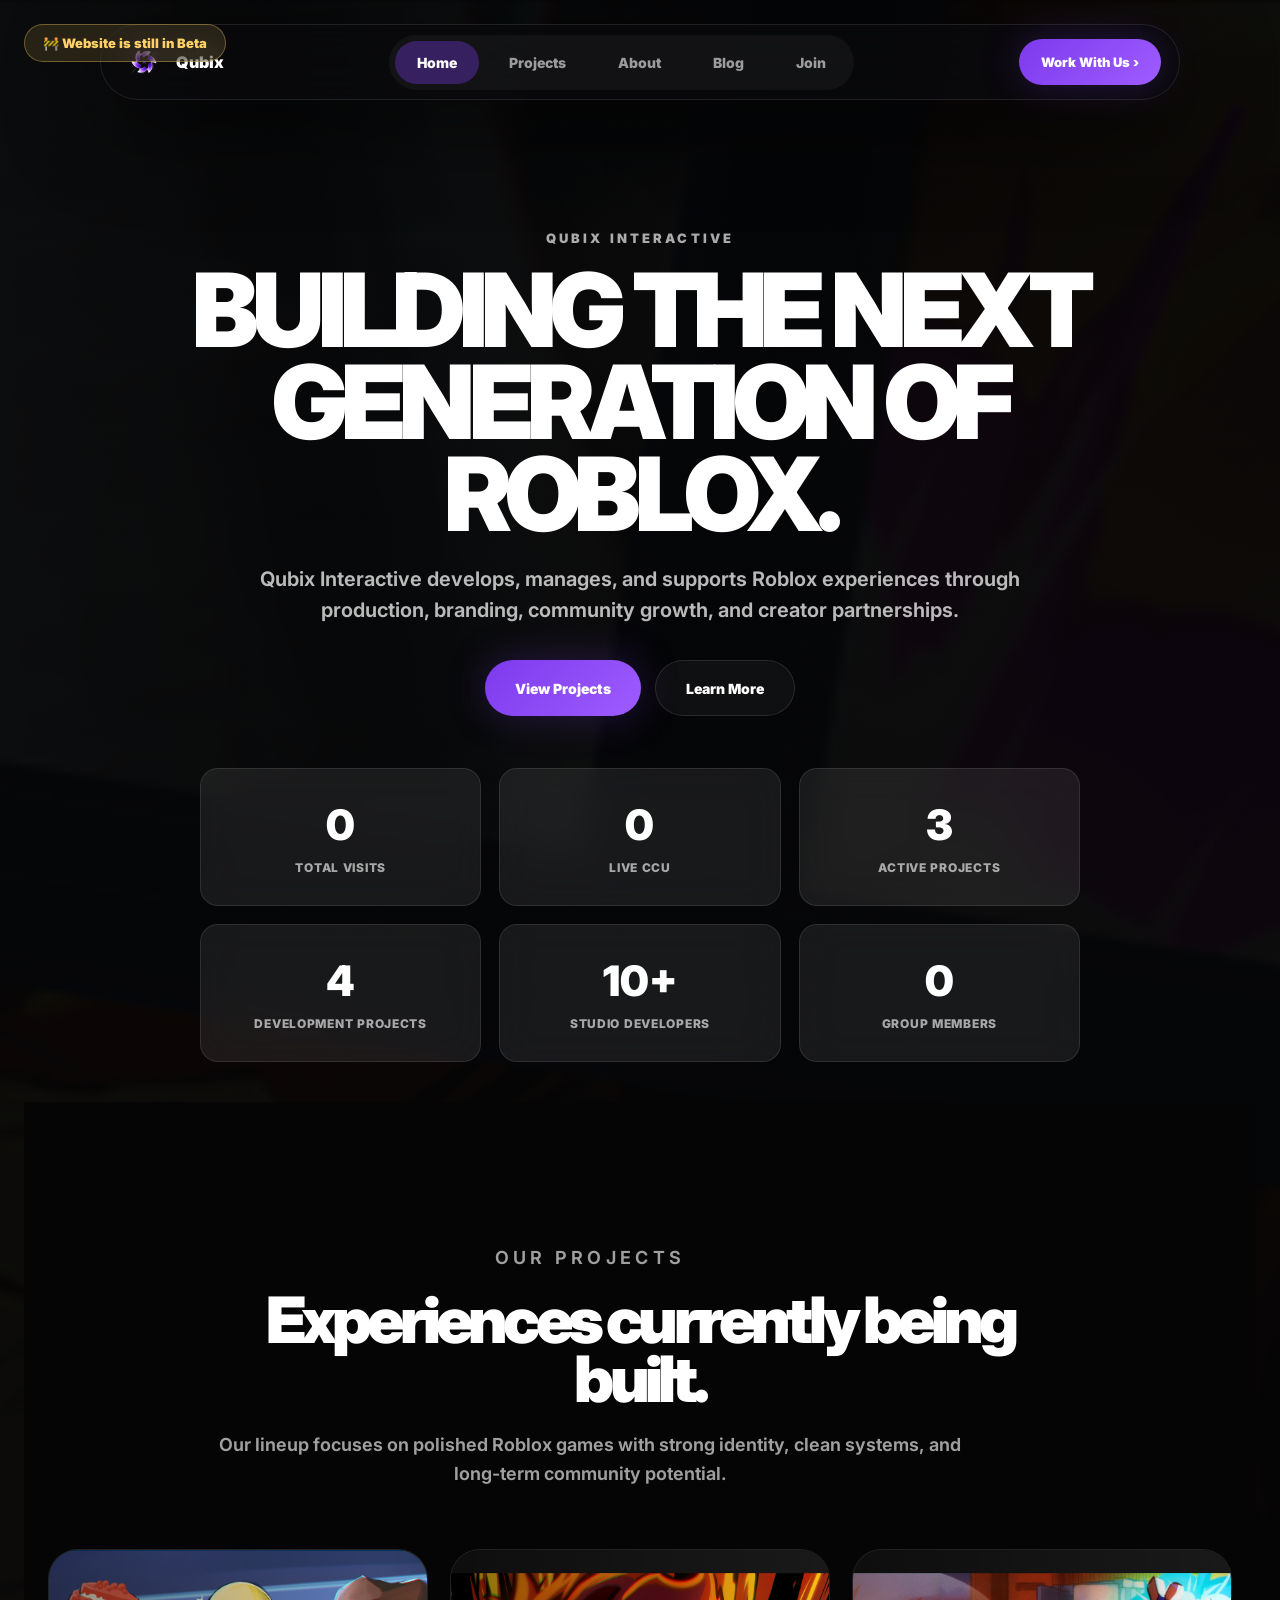
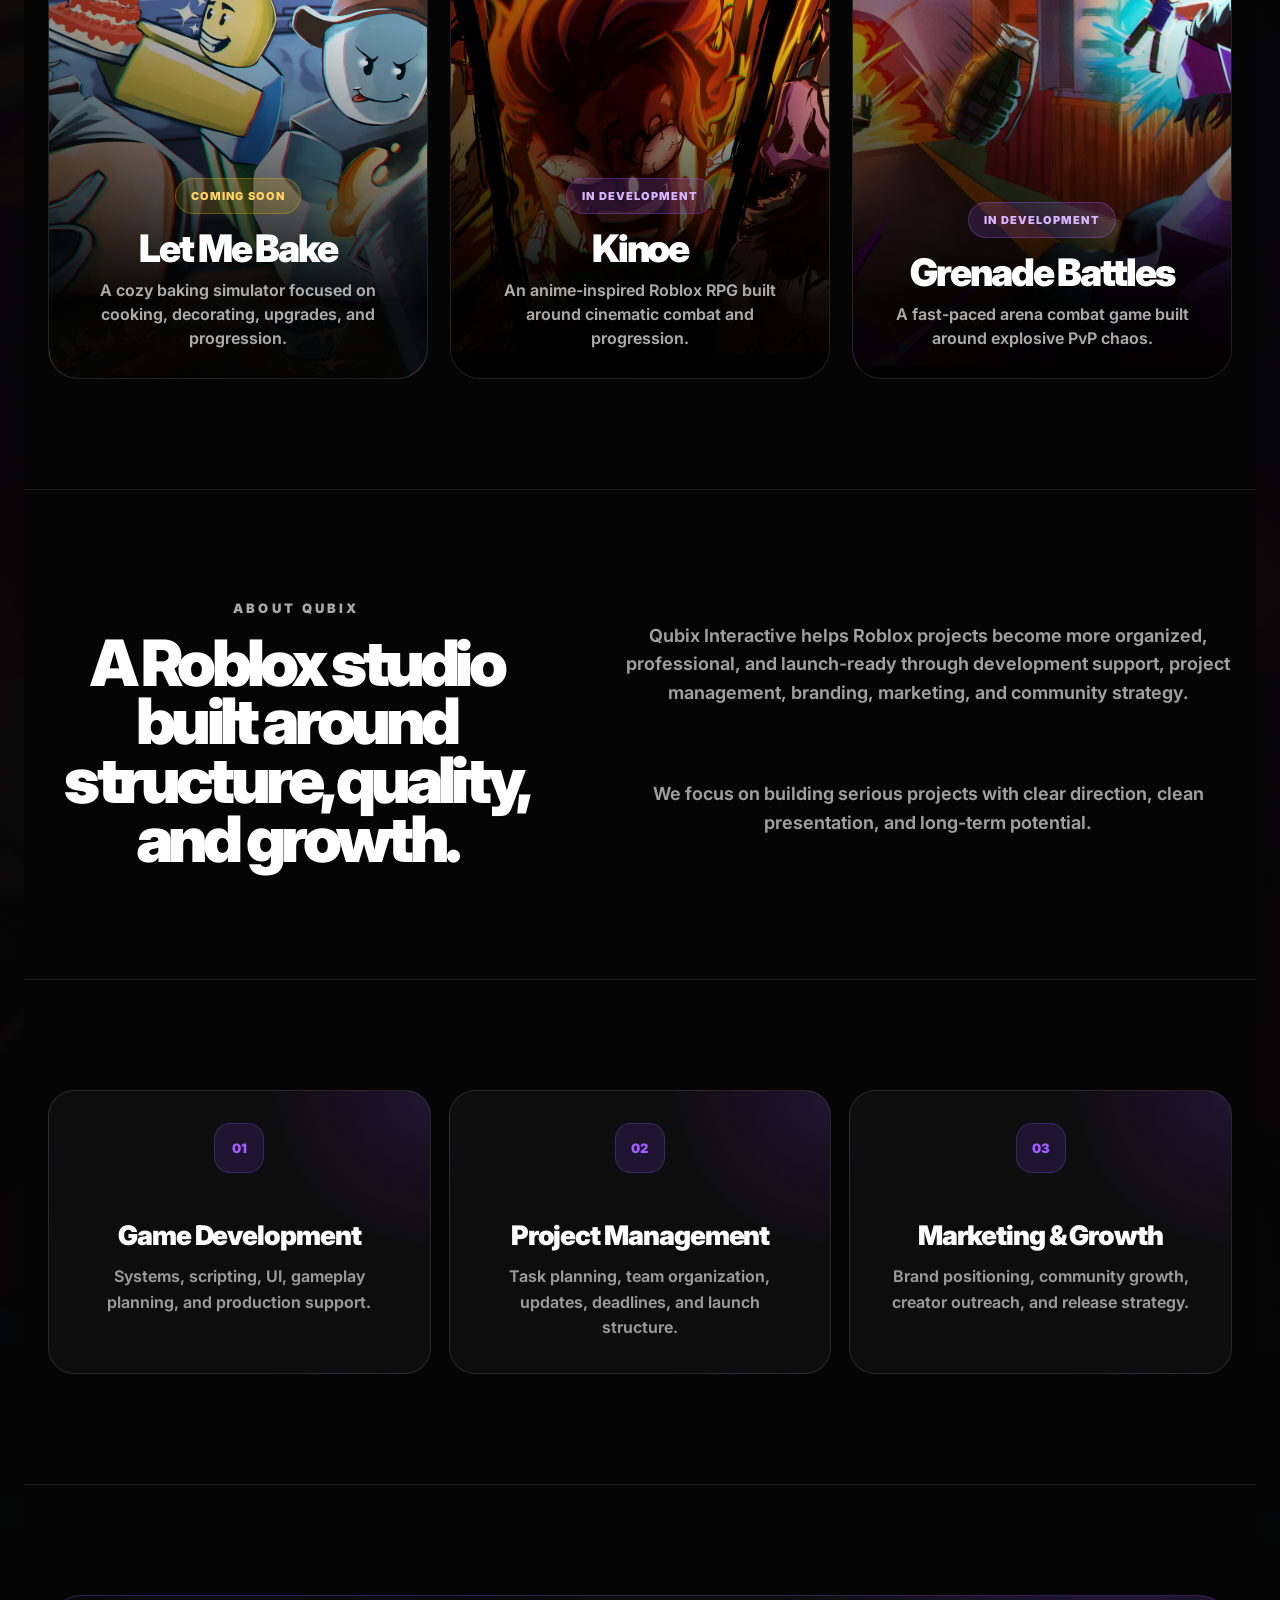
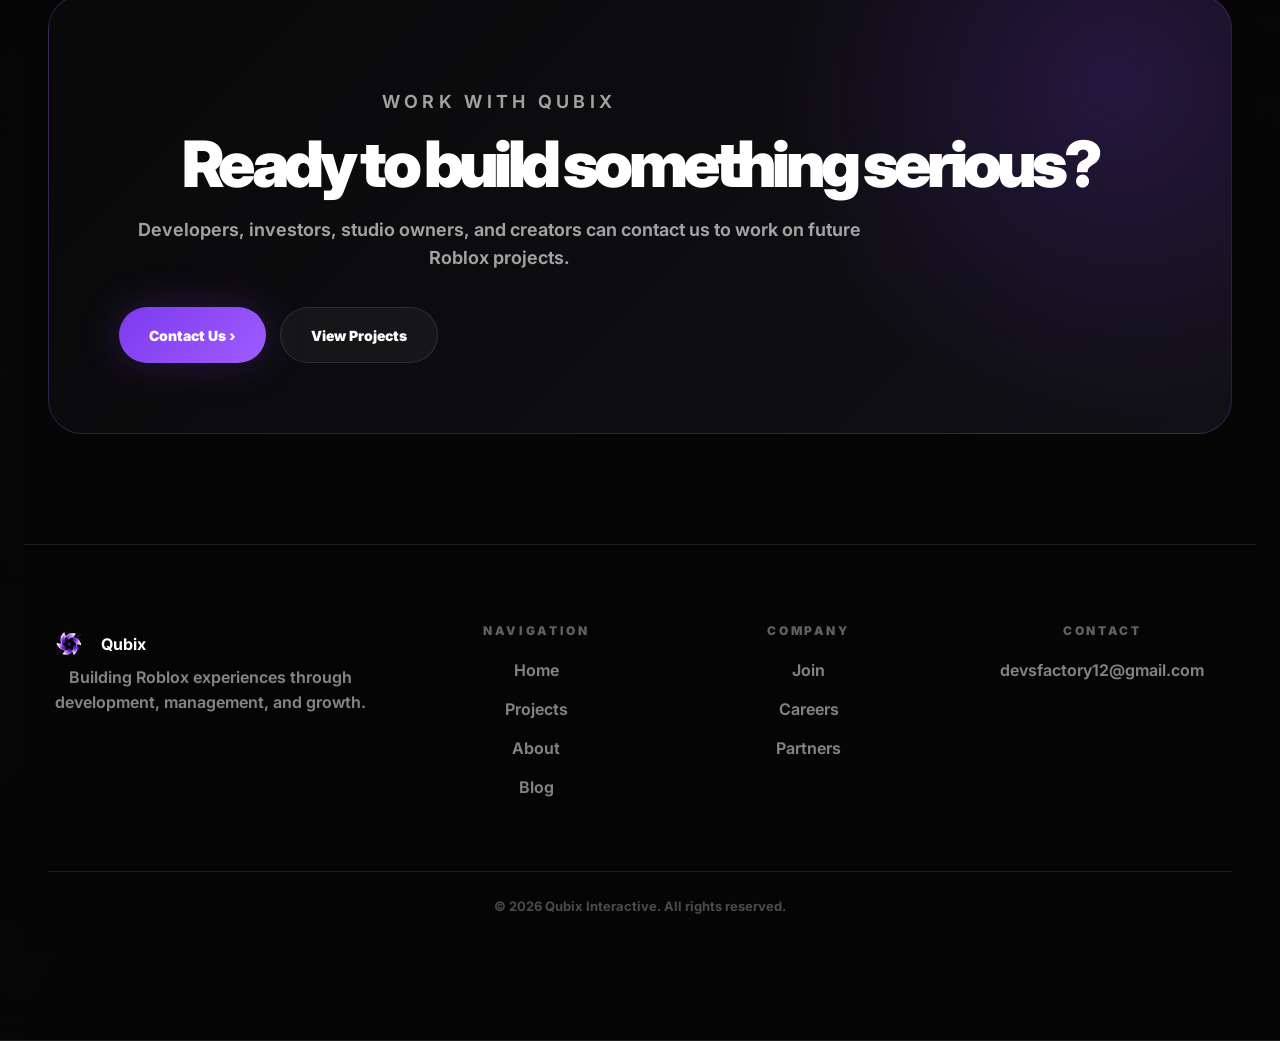
<file: index.html>
<!DOCTYPE html>
<html lang="en">
<head>
  <meta charset="UTF-8" />
  <meta name="viewport" content="width=device-width, initial-scale=1.0" />
  <title>Qubix Interactive</title>

  <link rel="preconnect" href="https://fonts.googleapis.com">
  <link rel="preconnect" href="https://fonts.gstatic.com" crossorigin>
  <link href="https://fonts.googleapis.com/css2?family=Inter:wght@500;600;700;800;900&display=swap" rel="stylesheet">

  <link rel="stylesheet" href="style.css">
</head>

<body>

  <div class="dev-pill">🚧 Website is still in Beta</div>

  <nav class="nav">
    <a class="brand" href="/">
      <img src="assets/logo.png" alt="Qubix Logo">
      <span>Qubix</span>
    </a>

    <div class="nav-links">
      <a class="active" href="/">Home</a>
      <a href="/projects">Projects</a>
      <a href="/about">About</a>
      <a href="/blogs.html">Blog</a>
      <a href="/join">Join</a>
    </div>

    <a class="nav-btn" href="/join">Work With Us ›</a>
  </nav>

  <header class="hero">
    <div class="hero-bg"></div>

    <div class="container hero-inner">
      <p class="eyebrow">QUBIX INTERACTIVE</p>

      <h1>Building The Next Generation Of Roblox.</h1>

      <p class="hero-text">
        Qubix Interactive develops, manages, and supports Roblox experiences through production,
        branding, community growth, and creator partnerships.
      </p>

      <div class="hero-actions">
        <a class="btn primary" href="/projects">View Projects</a>
        <a class="btn secondary" href="/about">Learn More</a>
      </div>

      <div class="stats">

  <div>
   <strong id="totalVisits">0</strong>
    <span>TOTAL VISITS</span>
  </div>

  <div>
    <strong id="livePlayers">0</strong>
    <span>LIVE CCU</span>
  </div>

  <div>
    <strong>3</strong>
    <span>ACTIVE PROJECTS</span>

  </div>
  <div>
    <strong>4</strong>
    <span>DEVELOPMENT PROJECTS</span>
  </div>

  <div>
    <strong>10+</strong>
    <span>STUDIO DEVELOPERS</span>
  </div>
  <div>
    <strong id="liveGroupmembers">0</strong>
    <span>GROUP MEMBERS</span>
  </div>

</div>

  <section class="projects-section">
    <div class="container">
      <div class="section-head">
        <p class="eyebrow">OUR PROJECTS</p>
        <h2>Experiences currently being built.</h2>
        <p>Our lineup focuses on polished Roblox games with strong identity, clean systems, and long-term community potential.</p>
      </div>

      <div class="project-grid">
        <article class="project-card">
          <img src="assets/letmebake.png" alt="Let Me Bake">
          <div class="project-shade"></div>
          <div class="project-info">
            <span class="tag soon">Coming Soon</span>
            <h3>Let Me Bake</h3>
            <p>A cozy baking simulator focused on cooking, decorating, upgrades, and progression.</p>
          </div>
        </article>

        <article class="project-card">
          <img src="assets/kinoe.png" alt="Kinoe">
          <div class="project-shade"></div>
          <div class="project-info">
            <span class="tag dev">In Development</span>
            <h3>Kinoe</h3>
            <p>An anime-inspired Roblox RPG built around cinematic combat and progression.</p>
          </div>
        </article>

        <article class="project-card">
          <img src="assets/grenade.png" alt="Grenade Battles">
          <div class="project-shade"></div>
          <div class="project-info">
            <span class="tag dev">In Development</span>
            <h3>Grenade Battles</h3>
            <p>A fast-paced arena combat game built around explosive PvP chaos.</p>
          </div>
        </article>
      </div>
    </div>
  </section>

  <section class="about-section" id="about">
    <div class="container about-grid">
      <div>
        <p class="eyebrow">ABOUT QUBIX</p>
        <h2>A Roblox studio built around structure, quality, and growth.</h2>
      </div>

      <div class="about-copy">
        <p>
          Qubix Interactive helps Roblox projects become more organized, professional, and launch-ready through development support, project management, branding, marketing, and community strategy.
        </p>

        <p>
          We focus on building serious projects with clear direction, clean presentation, and long-term potential.
        </p>
      </div>
    </div>
  </section>

  <section class="services-section">
    <div class="container">
      <div class="service-grid">
        <article class="service-card">
          <span>01</span>
          <h3>Game Development</h3>
          <p>Systems, scripting, UI, gameplay planning, and production support.</p>
        </article>

        <article class="service-card">
          <span>02</span>
          <h3>Project Management</h3>
          <p>Task planning, team organization, updates, deadlines, and launch structure.</p>
        </article>

        <article class="service-card">
          <span>03</span>
          <h3>Marketing & Growth</h3>
          <p>Brand positioning, community growth, creator outreach, and release strategy.</p>
        </article>
      </div>
    </div>
  </section>
 <section class="join-section" id="join">
    <div class="container">
      <div class="join-card">
        <p class="eyebrow">WORK WITH QUBIX</p>
        <h2>Ready to build something serious?</h2>
        <p>Developers, investors, studio owners, and creators can contact us to work on future Roblox projects.</p>

        <div class="join-actions">
          <a class="btn primary" href="mailto:devsfactory12@gmail.com">Contact Us ›</a>
          <a class="btn secondary" href="/projects">View Projects</a>
        </div>
      </div>
    </div>
  </section>

  <footer>
    <div class="container footer-grid">
      <div>
        <div class="footer-brand">
          <img src="assets/logo.png" alt="Qubix Logo">
          <strong>Qubix</strong>
        </div>
        <p>Building Roblox experiences through development, management, and growth.</p>
      </div>

      <div>
        <h4>Navigation</h4>
        <a href="/">Home</a>
        <a href="/projects">Projects</a>
        <a href="/about.html ">About</a>
        <a href="/blogs.html">Blog</a>
      </div>

      <div>
        <h4>Company</h4>
        <a href="/join.html">Join</a>
        <a href="#">Careers</a>
        <a href="#">Partners</a>
      </div>

      <div>
        <h4>Contact</h4>
        <p>devsfactory12@gmail.com</p>
      </div>
    </div>

    <div class="container copyright">
      © 2026 Qubix Interactive. All rights reserved.
    </div>
  </footer>

<script src="script.js"></script>
</body>
</html>
</file>
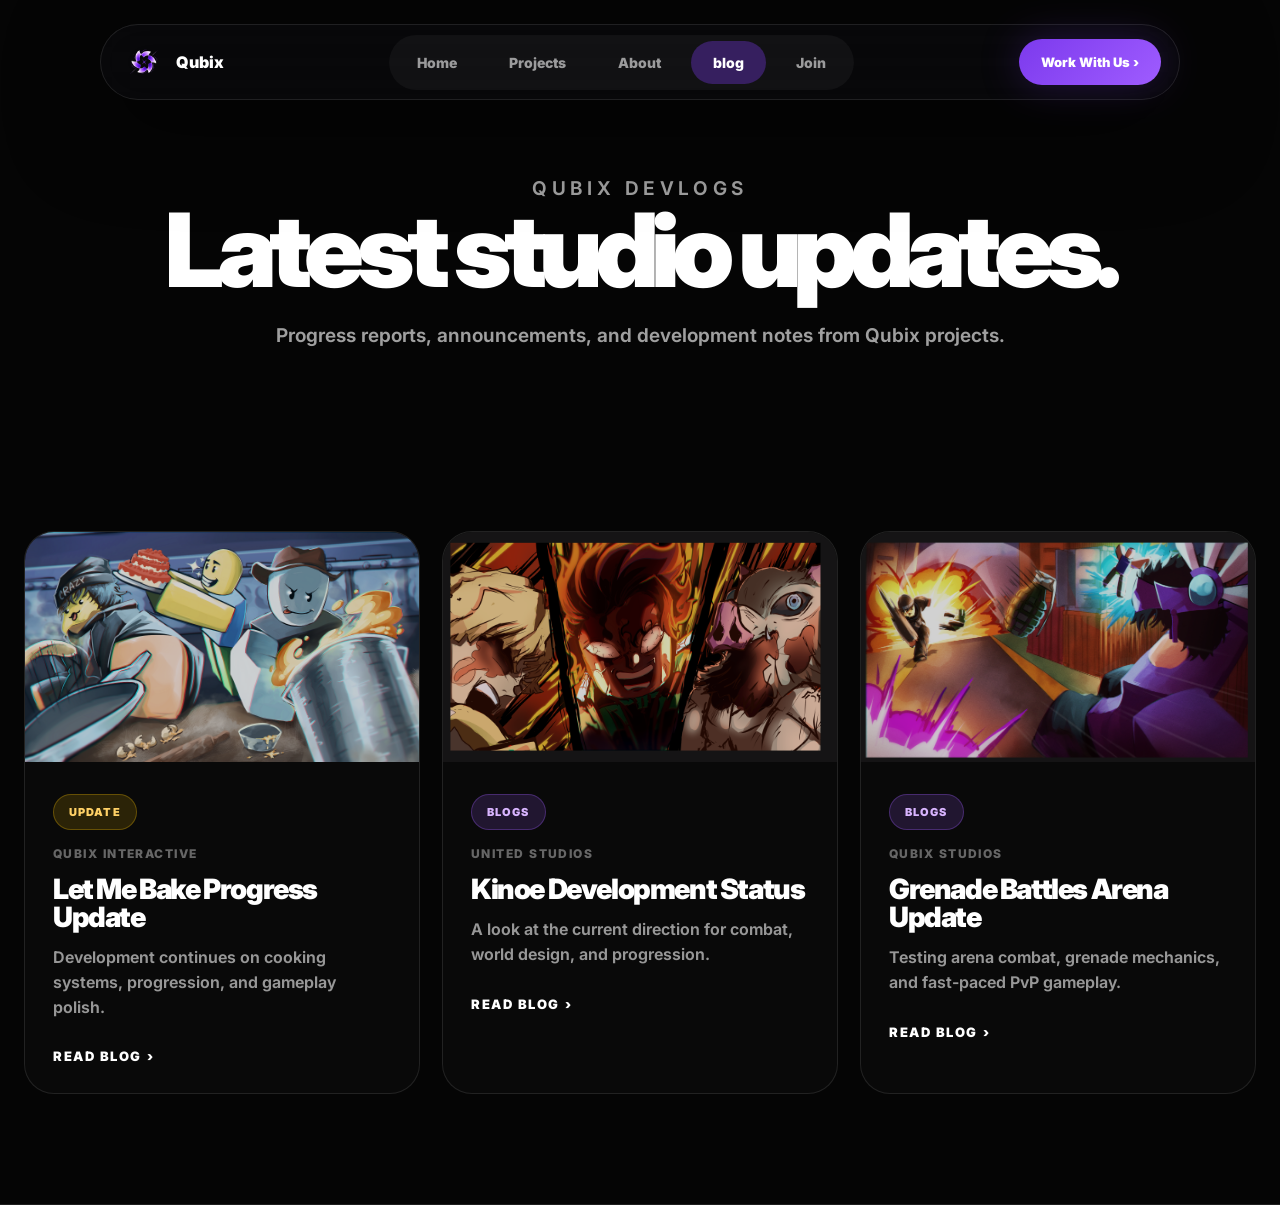
<file: blogs.html>
<!DOCTYPE html>
<html lang="en">
<head>
  <meta charset="UTF-8" />
  <meta name="viewport" content="width=device-width, initial-scale=1.0" />
  <title>Qubix | Blog</title>

  <link rel="preconnect" href="https://fonts.googleapis.com">
  <link rel="preconnect" href="https://fonts.gstatic.com" crossorigin>
  <link href="https://fonts.googleapis.com/css2?family=Inter:wght@500;600;700;800;900&display=swap" rel="stylesheet">

  <link rel="stylesheet" href="style.css">
</head>

<body>

<nav class="nav">
  <a class="brand" href="/">
    <img src="assets/logo.png" alt="Qubix Logo">
    <span>Qubix</span>
  </a>

  <div class="nav-links">
    <a href="/">Home</a>
    <a href="/projects">Projects</a>
    <a href="/about">About</a>
    <a class="active" href="/blogs.html">blog</a>
    <a href="/join">Join</a>
  </div>

  <a class="nav-btn" href="/#join">Work With Us ›</a>
</nav>

<main class="blog-page">
  <section class="blog-hero-page">
    <p class="eyebrow">QUBIX DEVLOGS</p>
    <h1>Latest studio updates.</h1>
    <p>Progress reports, announcements, and development notes from Qubix projects.</p>
  </section>

  <section class="blog-section">
    <div class="container">
      <div class="blog-grid">

        <article class="blog-card">
          <img src="assets/letmebake.png" alt="Let Me Bake Update">
          <div class="blog-content">
            <span class="blog-tag update">Update</span>
            <small>Qubix Interactive</small>
            <h3>Let Me Bake Progress Update</h3>
            <p>Development continues on cooking systems, progression, and gameplay polish.</p>
            <a href="/Blogs/letmebakeblog.html">Read Blog ›</a>
          </div>
        </article>

        <article class="blog-card">
          <img src="assets/kinoe.png" alt="Kinoe Update">
          <div class="blog-content">
            <span class="blog-tag">Blogs</span>
            <small>United Studios</small>
            <h3>Kinoe Development Status</h3>
            <p>A look at the current direction for combat, world design, and progression.</p>
            <a href="/Blogs/kinoeblog.html">Read Blog ›</a>
          </div>
        </article>

        <article class="blog-card">
          <img src="assets/grenade.png" alt="Grenade Battles Update">
          <div class="blog-content">
            <span class="blog-tag">blogs</span>
            <small>Qubix Studios</small>
            <h3>Grenade Battles Arena Update</h3>
            <p>Testing arena combat, grenade mechanics, and fast-paced PvP gameplay.</p>
            <a href="/Blogs/grenadebattlesblog.html">Read Blog ›</a>
          </div>
        </article>

      </div>
    </div>
  </section>
</main>

</body>
</html>
</file>
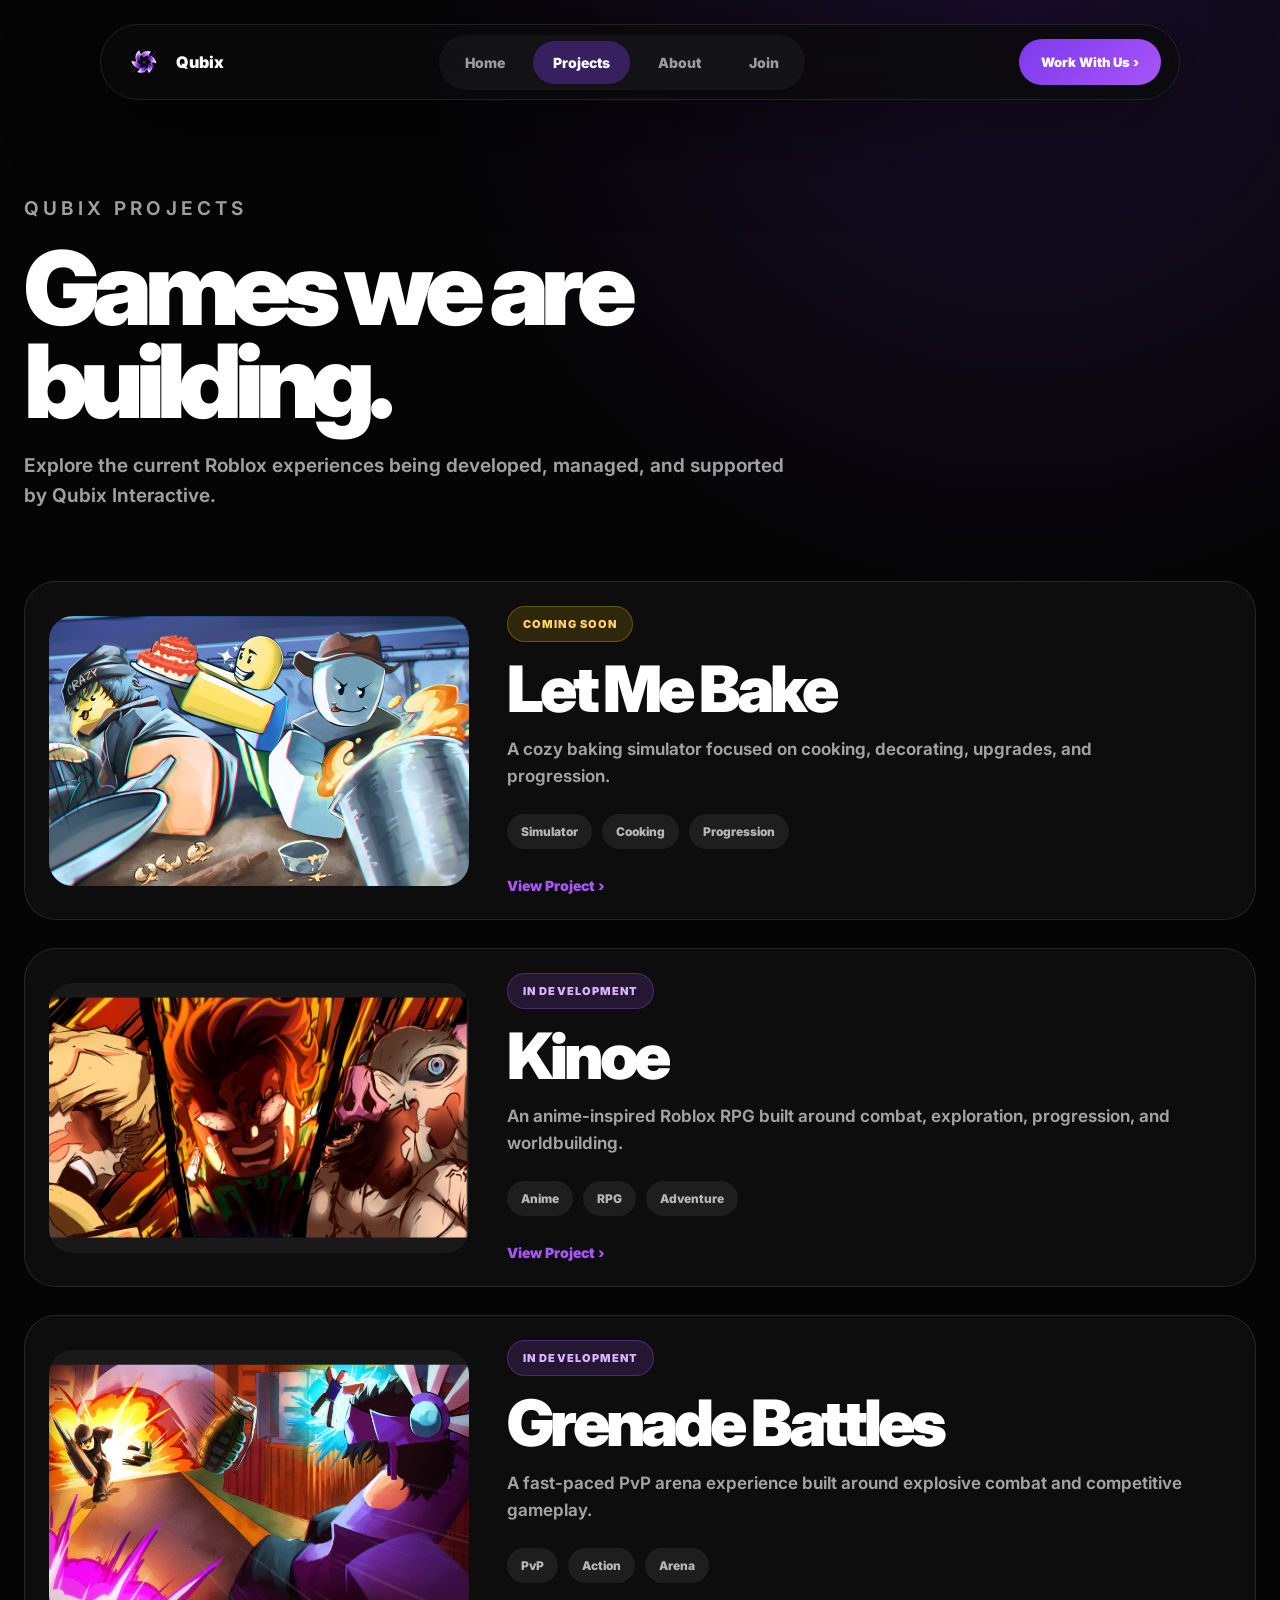
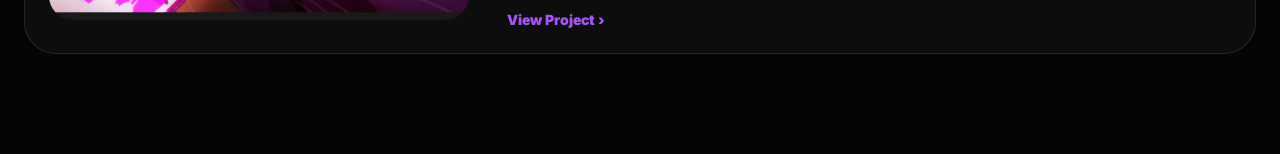
<file: projects.html>
<!DOCTYPE html>
<html lang="en">
<head>
  <meta charset="UTF-8" />
  <meta name="viewport" content="width=device-width, initial-scale=1.0" />
  <title>Qubix | Projects</title>

  <link rel="preconnect" href="https://fonts.googleapis.com">
  <link rel="preconnect" href="https://fonts.gstatic.com" crossorigin>
  <link href="https://fonts.googleapis.com/css2?family=Inter:wght@500;600;700;800;900&display=swap" rel="stylesheet">

  <link rel="stylesheet" href="projects.css">
</head>

<body>

  <nav class="nav">
    <a class="brand" href="/">
      <img src="assets/logo.png" alt="Qubix Logo">
      <span>Qubix</span>
    </a>

    <div class="nav-links">
      <a href="/">Home</a>
      <a class="active" href="/projects">Projects</a>
      <a href="/#about">About</a>
      <a href="/#join">Join</a>
    </div>

    <a class="nav-btn" href="/#join">Work With Us ›</a>
  </nav>

  <main class="page">

    <section class="hero">
      <p class="eyebrow">QUBIX PROJECTS</p>
      <h1>Games we are building.</h1>
      <p>
        Explore the current Roblox experiences being developed, managed, and supported by Qubix Interactive.
      </p>
    </section>

    <section class="projects">

      <a class="project-card" href="projects/letmebake.html">
        <img src="assets/letmebake.png" alt="Let Me Bake">

        <div class="project-info">
          <span class="status soon">Coming Soon</span>
          <h2>Let Me Bake</h2>
          <p>A cozy baking simulator focused on cooking, decorating, upgrades, and progression.</p>

          <div class="meta">
            <span>Simulator</span>
            <span>Cooking</span>
            <span>Progression</span>
          </div>

          <strong>View Project ›</strong>
        </div>
      </a>

      <a class="project-card" href="projects/kinoe.html">
        <img src="assets/kinoe.png" alt="Kinoe">

        <div class="project-info">
          <span class="status dev">In Development</span>
          <h2>Kinoe</h2>
          <p>An anime-inspired Roblox RPG built around combat, exploration, progression, and worldbuilding.</p>

          <div class="meta">
            <span>Anime</span>
            <span>RPG</span>
            <span>Adventure</span>
          </div>

          <strong>View Project ›</strong>
        </div>
      </a>

      <a class="project-card" href="projects/grenadebattles.html">
        <img src="assets/grenade.png" alt="Grenade Battles">

        <div class="project-info">
          <span class="status dev">In Development</span>
          <h2>Grenade Battles</h2>
          <p>A fast-paced PvP arena experience built around explosive combat and competitive gameplay.</p>

          <div class="meta">
            <span>PvP</span>
            <span>Action</span>
            <span>Arena</span>
          </div>

          <strong>View Project ›</strong>
        </div>
      </a>

    </section>

  </main>

</body>
</html>
</file>
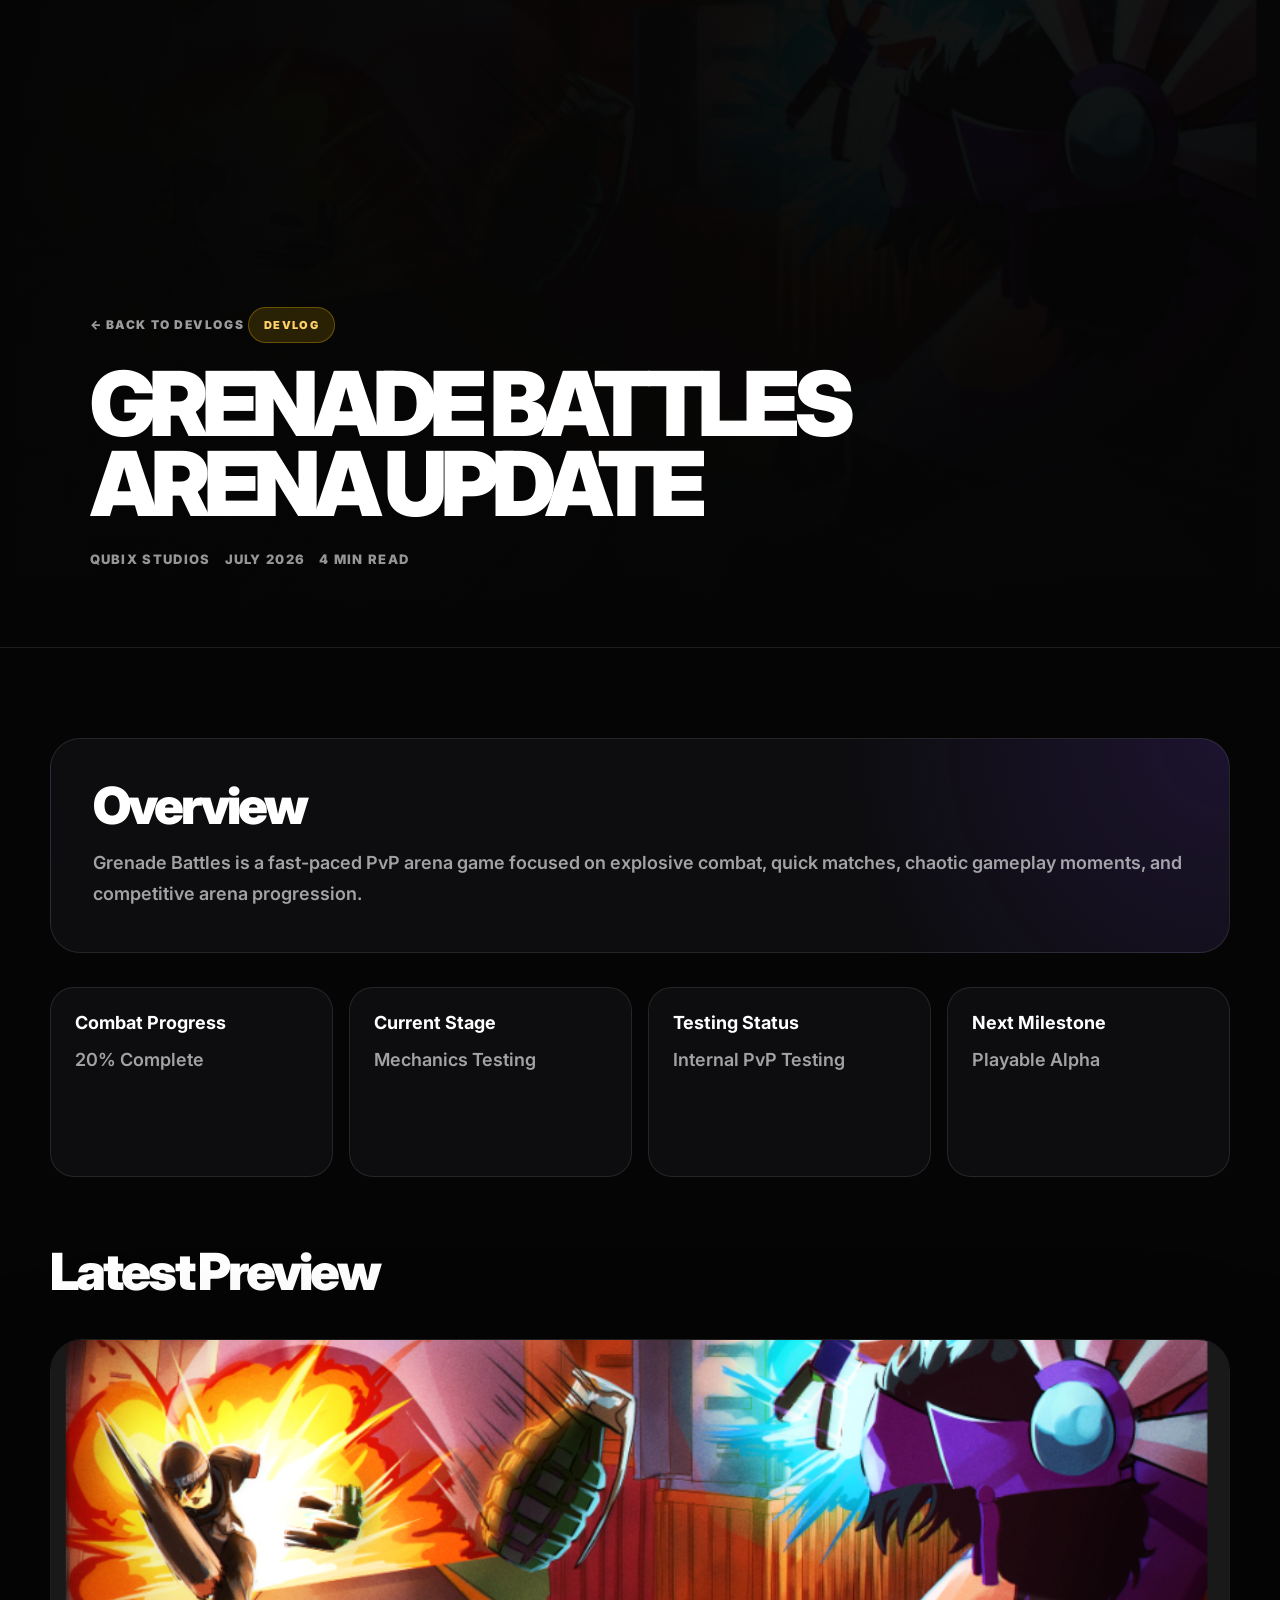
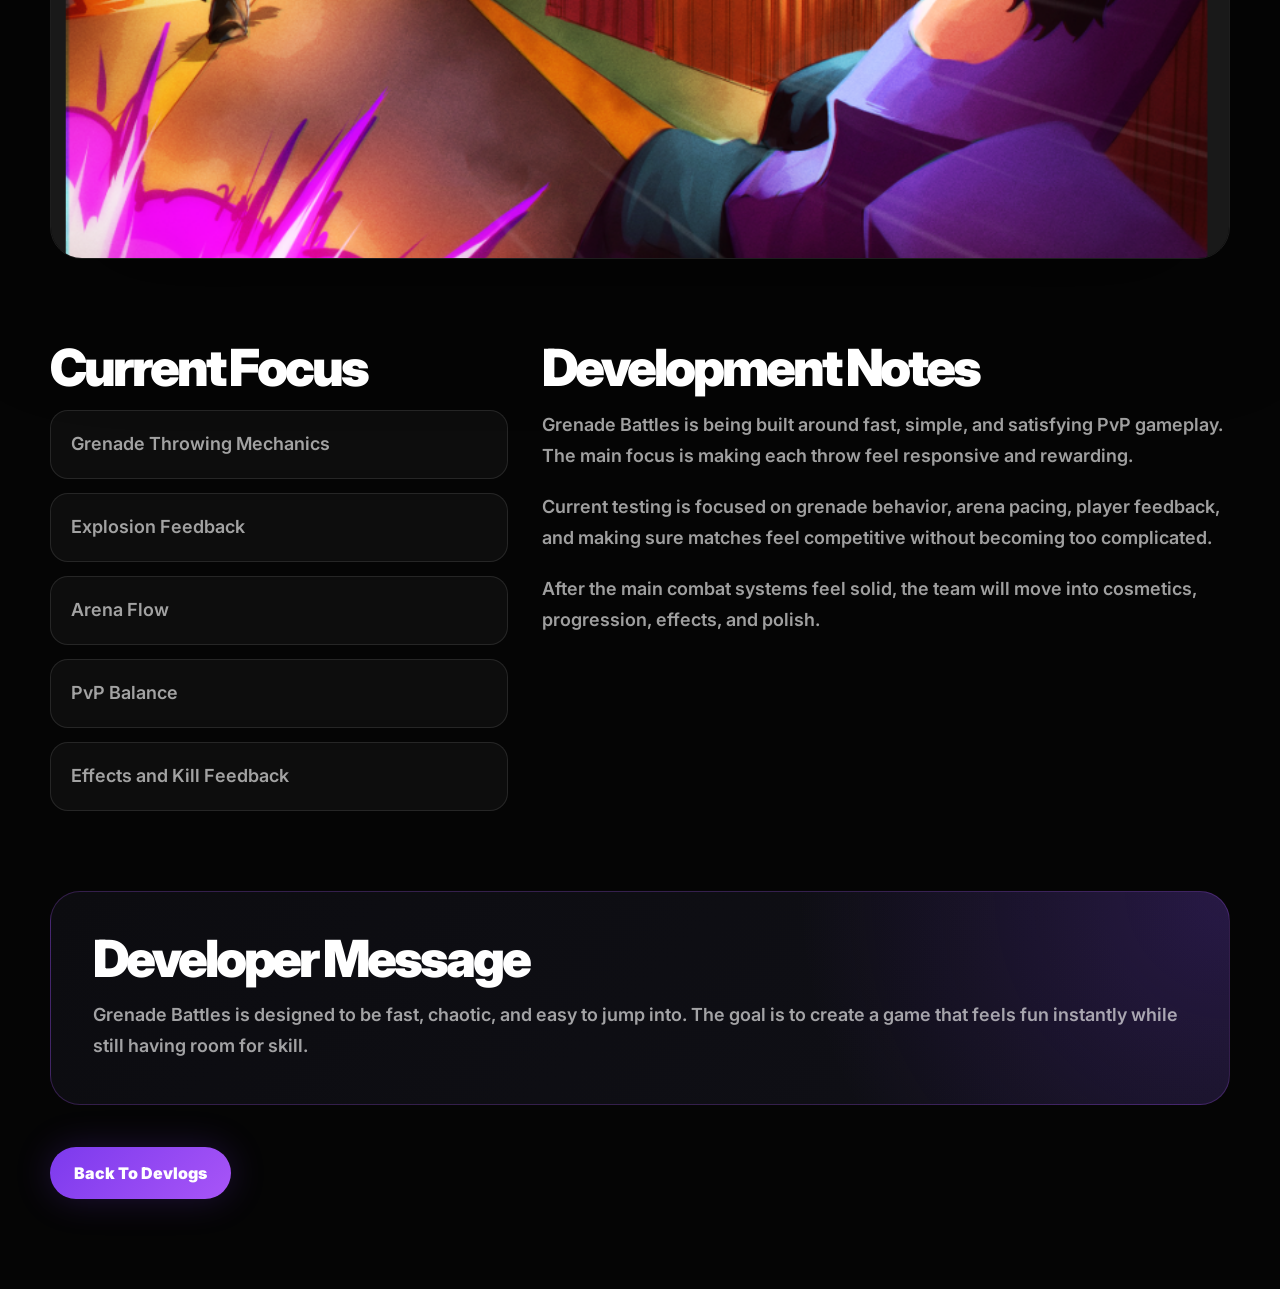
<file: Blogs/grenadebattlesblog.html>
<!DOCTYPE html>
<html lang="en">
<head>
  <meta charset="UTF-8">
  <meta name="viewport" content="width=device-width, initial-scale=1.0">
  <title>Grenade Battles | Development Update</title>

  <link rel="preconnect" href="https://fonts.googleapis.com">
  <link rel="preconnect" href="https://fonts.gstatic.com" crossorigin>
  <link href="https://fonts.googleapis.com/css2?family=Inter:wght@500;600;700;800;900&display=swap" rel="stylesheet">

  <link rel="stylesheet" href="../devlog.css">
</head>

<body>

<header class="blog-hero">
  <img src="../assets/grenade.png" alt="Grenade Battles">

  <div class="blog-hero-content">
    <a href="../blogs.html" class="back">← Back To Devlogs</a>

    <span class="badge">DEVLOG</span>

    <h1>Grenade Battles Arena Update</h1>

    <div class="meta">
      <span>Qubix Studios</span>
      <span>July 2026</span>
      <span>4 Min Read</span>
    </div>
  </div>
</header>

<main class="blog-content">

  <section class="intro-box">
    <h2>Overview</h2>
    <p>
      Grenade Battles is a fast-paced PvP arena game focused on explosive combat, quick matches,
      chaotic gameplay moments, and competitive arena progression.
    </p>
  </section>

  <div class="update-grid">
    <div class="update-box">
      <strong>Combat Progress</strong>
      <p>20% Complete</p>
    </div>

    <div class="update-box">
      <strong>Current Stage</strong>
      <p>Mechanics Testing</p>
    </div>

    <div class="update-box">
      <strong>Testing Status</strong>
      <p>Internal PvP Testing</p>
    </div>

    <div class="update-box">
      <strong>Next Milestone</strong>
      <p>Playable Alpha</p>
    </div>
  </div>

  <section class="preview-section">
    <h2>Latest Preview</h2>
    <img class="preview-img" src="../assets/grenade.png" alt="Grenade Battles Preview">
  </section>

  <section class="next-section">
    <div>
      <h2>Current Focus</h2>

      <ul class="next-list">
        <li>Grenade Throwing Mechanics</li>
        <li>Explosion Feedback</li>
        <li>Arena Flow</li>
        <li>PvP Balance</li>
        <li>Effects and Kill Feedback</li>
      </ul>
    </div>

    <div>
      <h2>Development Notes</h2>

      <p>
        Grenade Battles is being built around fast, simple, and satisfying PvP gameplay.
        The main focus is making each throw feel responsive and rewarding.
      </p>

      <br>

      <p>
        Current testing is focused on grenade behavior, arena pacing, player feedback,
        and making sure matches feel competitive without becoming too complicated.
      </p>

      <br>

      <p>
        After the main combat systems feel solid, the team will move into cosmetics,
        progression, effects, and polish.
      </p>
    </div>
  </section>

  <section class="note-box">
    <h2>Developer Message</h2>
    <p>
      Grenade Battles is designed to be fast, chaotic, and easy to jump into.
      The goal is to create a game that feels fun instantly while still having room for skill.
    </p>
  </section>

  <a href="../blogs.html" class="back-btn">Back To Devlogs</a>

</main>

</body>
</html>
</file>
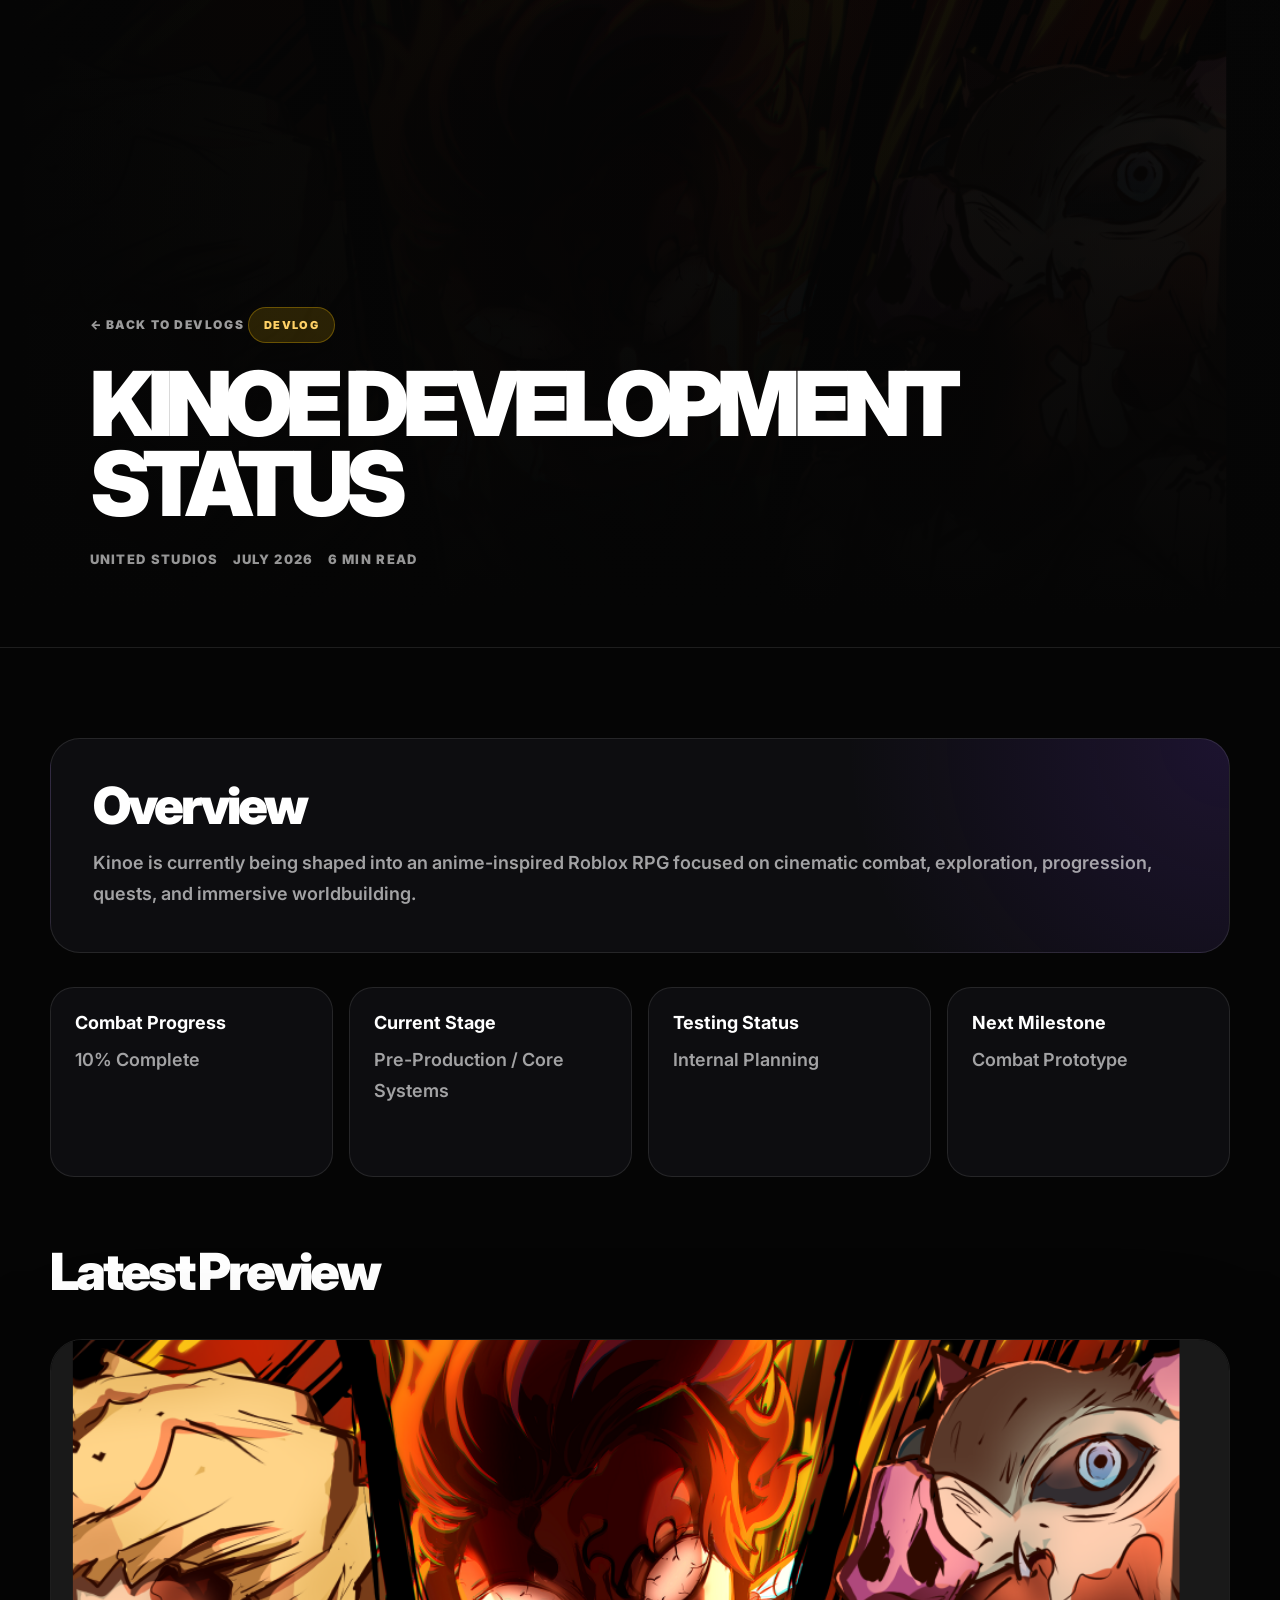
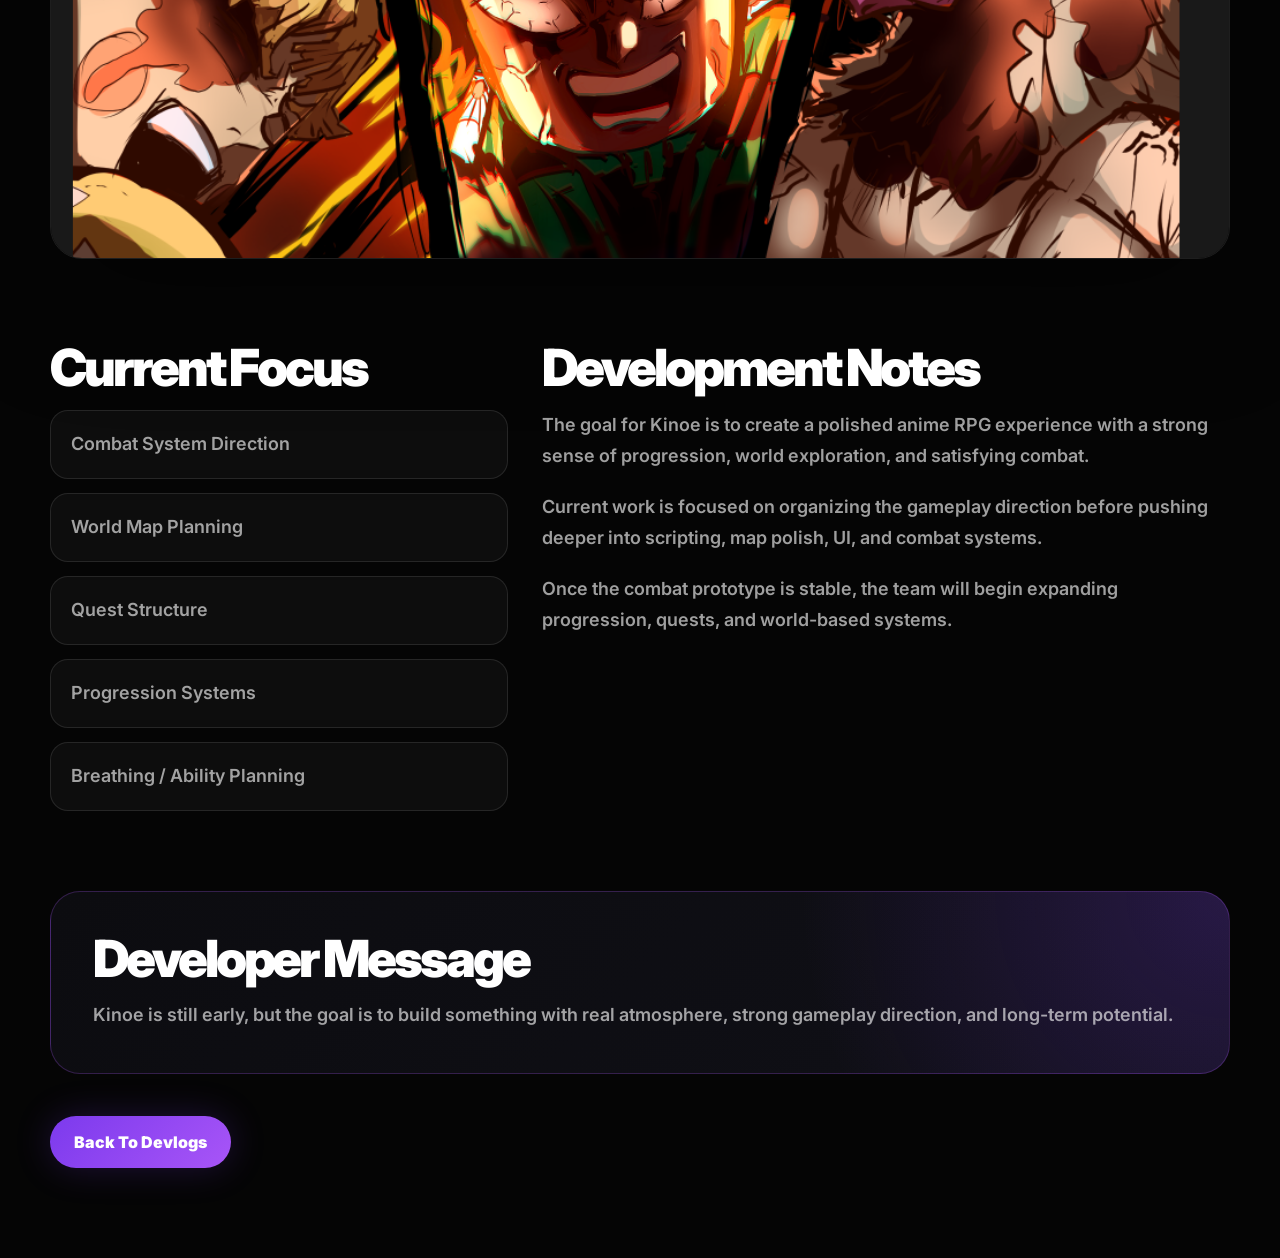
<file: Blogs/kinoeblog.html>
<!DOCTYPE html>
<html lang="en">
<head>
  <meta charset="UTF-8">
  <meta name="viewport" content="width=device-width, initial-scale=1.0">
  <title>Kinoe | Development Update</title>

  <link rel="preconnect" href="https://fonts.googleapis.com">
  <link rel="preconnect" href="https://fonts.gstatic.com" crossorigin>
  <link href="https://fonts.googleapis.com/css2?family=Inter:wght@500;600;700;800;900&display=swap" rel="stylesheet">

  <link rel="stylesheet" href="../devlog.css">
</head>

<body>

<header class="blog-hero">
  <img src="../assets/kinoe.png" alt="Kinoe">

  <div class="blog-hero-content">
    <a href="../blogs.html" class="back">← Back To Devlogs</a>

    <span class="badge">DEVLOG</span>

    <h1>Kinoe Development Status</h1>

    <div class="meta">
      <span>United Studios</span>
      <span>July 2026</span>
      <span>6 Min Read</span>
    </div>
  </div>
</header>

<main class="blog-content">

  <section class="intro-box">
    <h2>Overview</h2>
    <p>
      Kinoe is currently being shaped into an anime-inspired Roblox RPG focused on cinematic combat,
      exploration, progression, quests, and immersive worldbuilding.
    </p>
  </section>

  <div class="update-grid">
    <div class="update-box">
      <strong>Combat Progress</strong>
      <p>10% Complete</p>
    </div>

    <div class="update-box">
      <strong>Current Stage</strong>
      <p>Pre-Production / Core Systems</p>
    </div>

    <div class="update-box">
      <strong>Testing Status</strong>
      <p>Internal Planning</p>
    </div>

    <div class="update-box">
      <strong>Next Milestone</strong>
      <p>Combat Prototype</p>
    </div>
  </div>

  <section class="preview-section">
    <h2>Latest Preview</h2>
    <img class="preview-img" src="../assets/kinoe.png" alt="Kinoe Preview">
  </section>

  <section class="next-section">
    <div>
      <h2>Current Focus</h2>

      <ul class="next-list">
        <li>Combat System Direction</li>
        <li>World Map Planning</li>
        <li>Quest Structure</li>
        <li>Progression Systems</li>
        <li>Breathing / Ability Planning</li>
      </ul>
    </div>

    <div>
      <h2>Development Notes</h2>

      <p>
        The goal for Kinoe is to create a polished anime RPG experience with a strong sense of
        progression, world exploration, and satisfying combat.
      </p>

      <br>

      <p>
        Current work is focused on organizing the gameplay direction before pushing deeper into
        scripting, map polish, UI, and combat systems.
      </p>

      <br>

      <p>
        Once the combat prototype is stable, the team will begin expanding progression, quests,
        and world-based systems.
      </p>
    </div>
  </section>

  <section class="note-box">
    <h2>Developer Message</h2>
    <p>
      Kinoe is still early, but the goal is to build something with real atmosphere,
      strong gameplay direction, and long-term potential.
    </p>
  </section>

  <a href="../blogs.html" class="back-btn">Back To Devlogs</a>

</main>

</body>
</html>
</file>
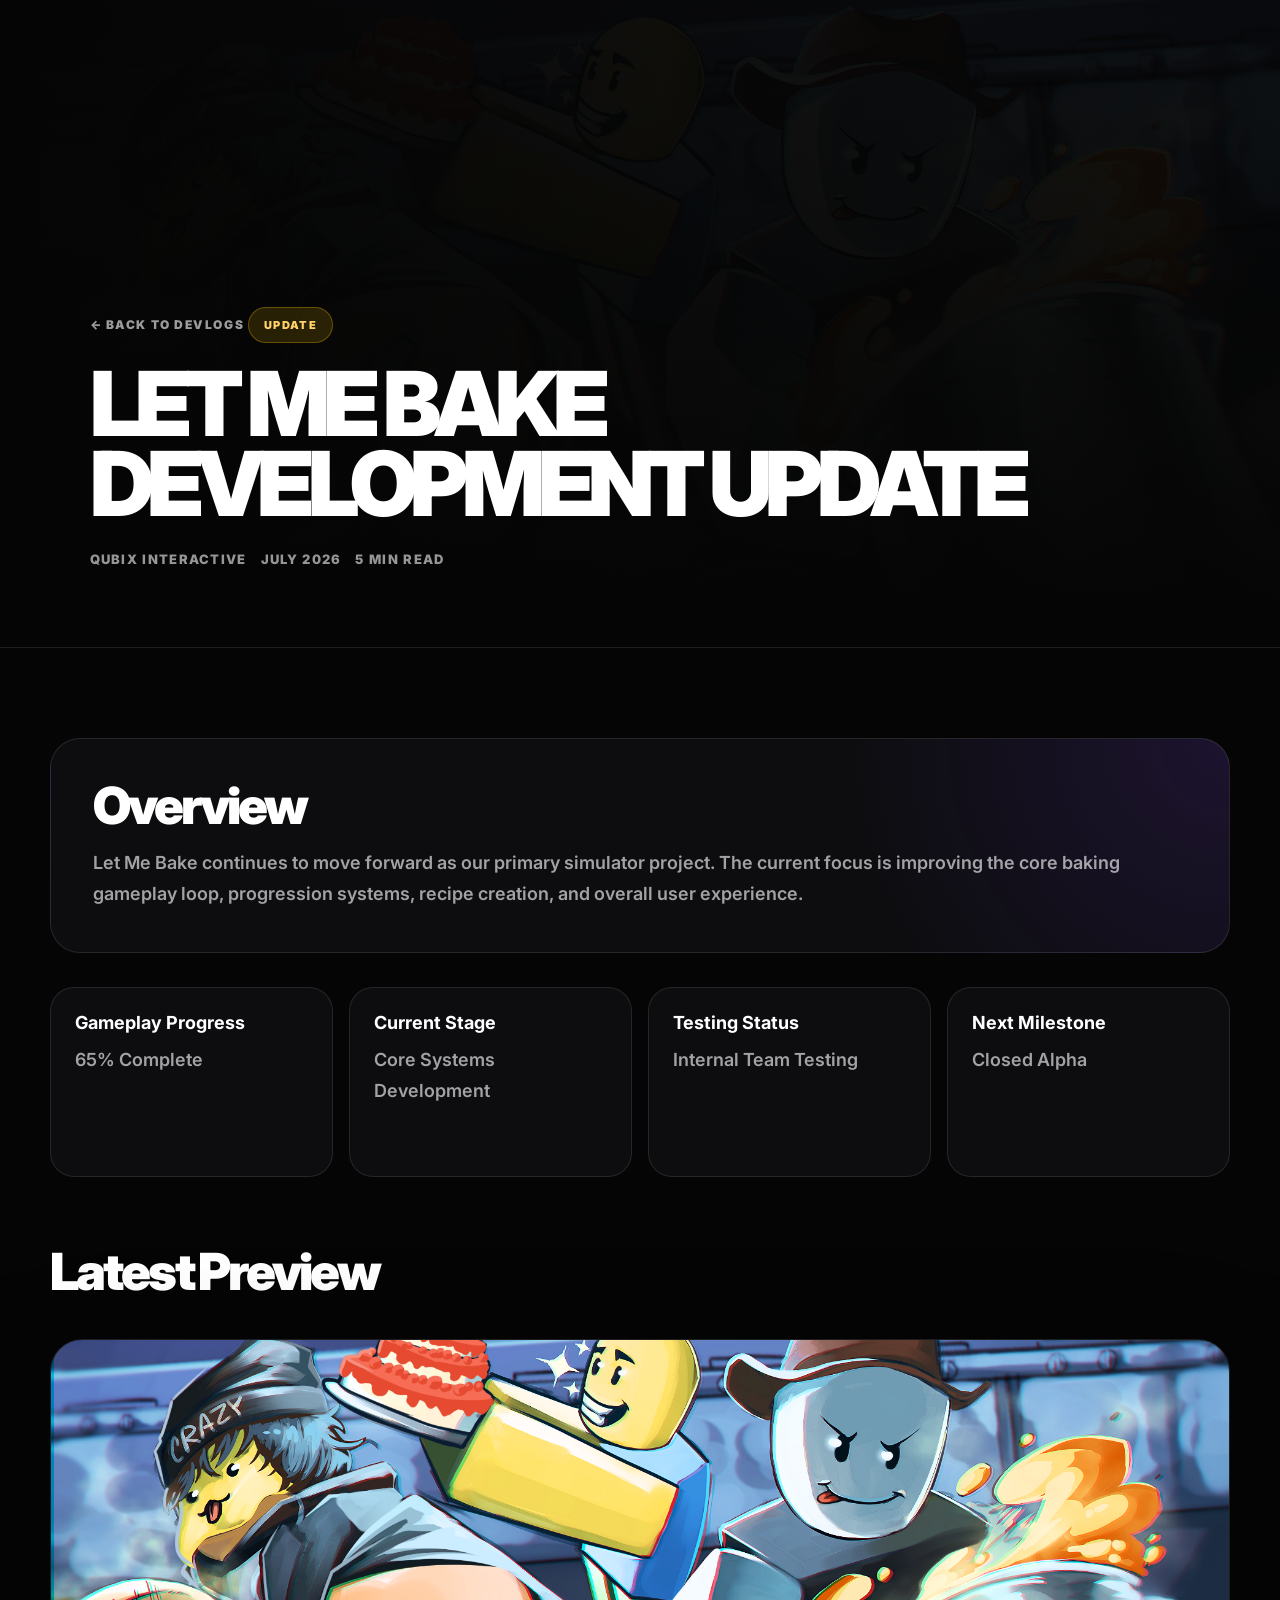
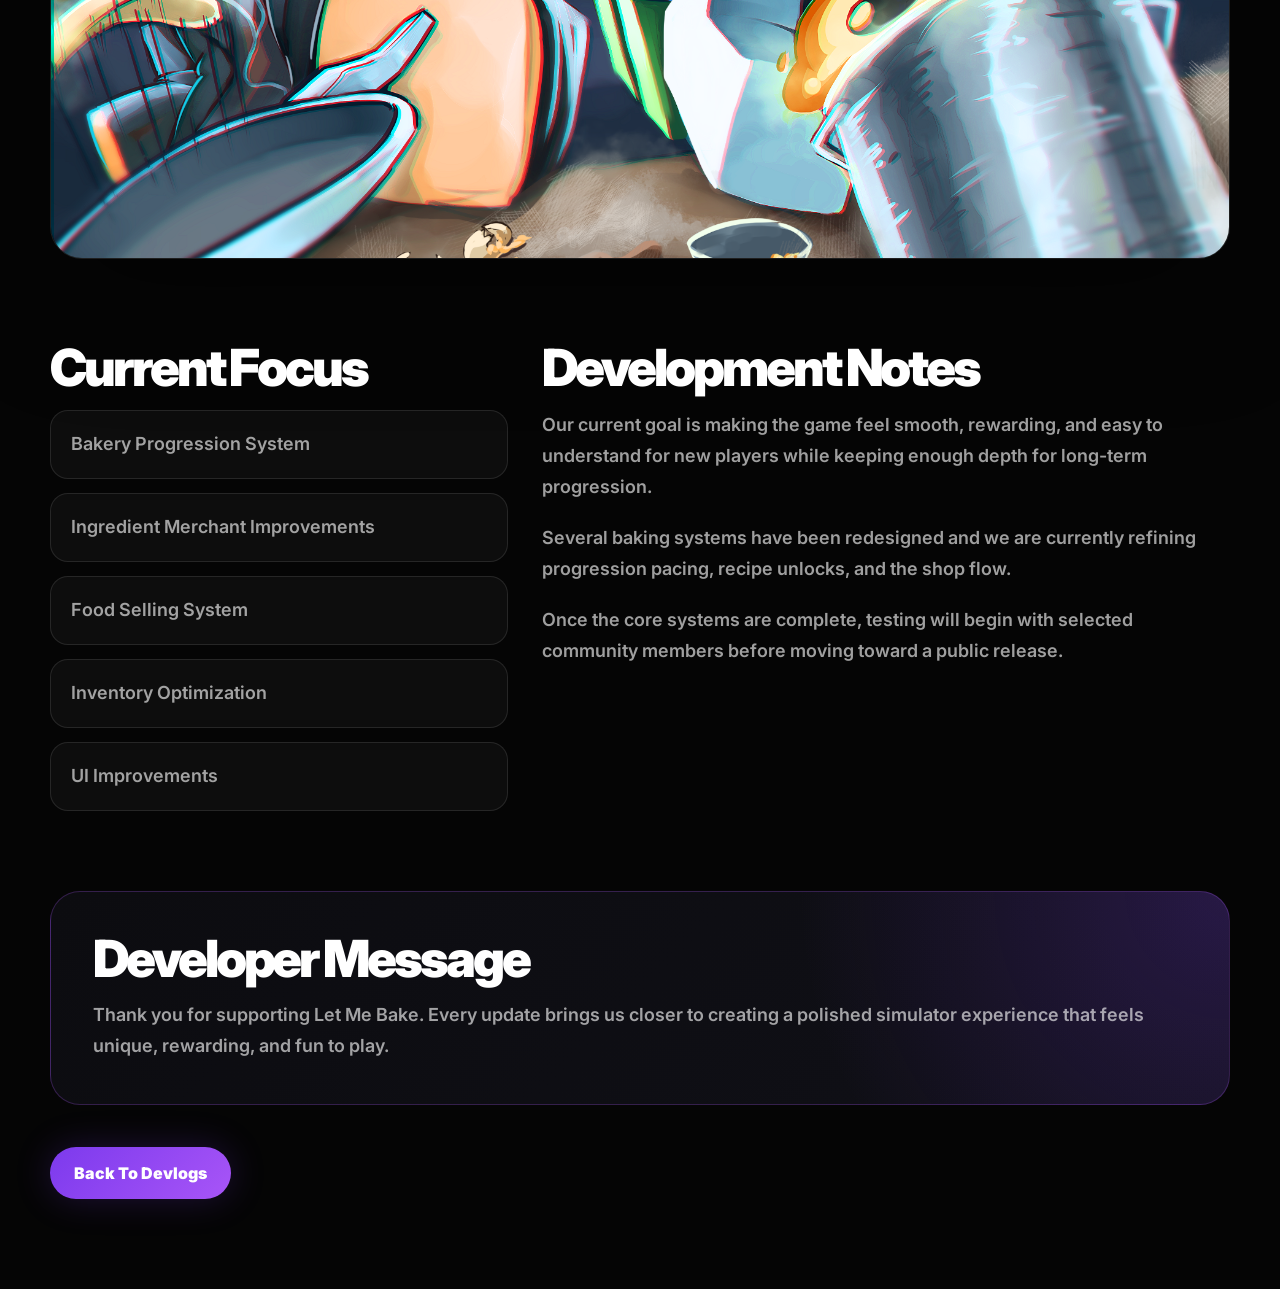
<file: Blogs/letmebakeblog.html>
<!DOCTYPE html>
<html lang="en">
<head>
  <meta charset="UTF-8">
  <meta name="viewport" content="width=device-width, initial-scale=1.0">

  <title>Let Me Bake | Development Update</title>

  <link rel="preconnect" href="https://fonts.googleapis.com">
  <link rel="preconnect" href="https://fonts.gstatic.com" crossorigin>

  <link href="https://fonts.googleapis.com/css2?family=Inter:wght@500;600;700;800;900&display=swap" rel="stylesheet">

  <link rel="stylesheet" href="../devlog.css">
</head>

<body>

<header class="blog-hero">

  <img src="../assets/letmebake.png" alt="Let Me Bake">

  <div class="blog-hero-content">

    <a href="../blogs.html" class="back">
      ← Back To Devlogs
    </a>

    <span class="badge">
      UPDATE
    </span>

    <h1>Let Me Bake Development Update</h1>

    <div class="meta">
      <span>Qubix Interactive</span>
      <span>July 2026</span>
      <span>5 Min Read</span>
    </div>

  </div>

</header>

<main class="blog-content">

  <section class="intro-box">

    <h2>Overview</h2>

    <p>
      Let Me Bake continues to move forward as our primary simulator project.
      The current focus is improving the core baking gameplay loop,
      progression systems, recipe creation, and overall user experience.
    </p>

  </section>

  <div class="update-grid">

    <div class="update-box">
      <strong>Gameplay Progress</strong>
      <p>65% Complete</p>
    </div>

    <div class="update-box">
      <strong>Current Stage</strong>
      <p>Core Systems Development</p>
    </div>

    <div class="update-box">
      <strong>Testing Status</strong>
      <p>Internal Team Testing</p>
    </div>

    <div class="update-box">
      <strong>Next Milestone</strong>
      <p>Closed Alpha</p>
    </div>

  </div>

  <section class="preview-section">

    <h2>Latest Preview</h2>

    <img
      class="preview-img"
      src="../assets/letmebake.png"
      alt="Let Me Bake Preview"
    >

  </section>

  <section class="next-section">

    <div>

      <h2>Current Focus</h2>

      <ul class="next-list">
        <li>Bakery Progression System</li>
        <li>Ingredient Merchant Improvements</li>
        <li>Food Selling System</li>
        <li>Inventory Optimization</li>
        <li>UI Improvements</li>
      </ul>

    </div>

    <div>

      <h2>Development Notes</h2>

      <p>
        Our current goal is making the game feel smooth, rewarding,
        and easy to understand for new players while keeping enough
        depth for long-term progression.
      </p>

      <br>

      <p>
        Several baking systems have been redesigned and we are currently
        refining progression pacing, recipe unlocks, and the shop flow.
      </p>

      <br>

      <p>
        Once the core systems are complete, testing will begin with
        selected community members before moving toward a public release.
      </p>

    </div>

  </section>

  <section class="note-box">

    <h2>Developer Message</h2>

    <p>
      Thank you for supporting Let Me Bake.
      Every update brings us closer to creating a polished simulator
      experience that feels unique, rewarding, and fun to play.
    </p>

  </section>

  <a href="../blogs.html" class="back-btn">
    Back To Devlogs
  </a>

</main>

</body>
</html>
</file>
<file: style.css>
* {
  margin: 0;
  padding: 0;
  box-sizing: border-box;
}

html {
  scroll-behavior: smooth;
}

:root {
  --bg: #050505;
  --card: #101014;
  --purple: #7c3aed;
  --purple2: #9f5cff;
  --yellow: #ffd166;
  --text: #ffffff;
  --muted: rgba(255,255,255,.62);
  --line: rgba(255,255,255,.1);
}

body {
  font-family: "Inter", sans-serif;
  background: #050505;
  color: var(--text);
  overflow-x: hidden;
}

a {
  color: inherit;
  text-decoration: none;
}

.container {
  width: min(1240px, calc(100% - 48px));
  margin: 0 auto;
}

.dev-pill {
  position: fixed;
  top: 24px;
  left: 24px;
  z-index: 999;
  padding: 10px 18px;
  border-radius: 999px;
  background: rgba(255, 209, 102, .12);
  border: 1px solid rgba(255, 209, 102, .35);
  color: var(--yellow);
  font-size: 13px;
  font-weight: 900;
  backdrop-filter: blur(18px);
}

.nav {
  position: fixed;
  top: 24px;
  left: 50%;
  transform: translateX(-50%);
  width: min(1080px, calc(100% - 36px));
  height: 76px;
  z-index: 100;
  padding: 0 18px 0 22px;
  border-radius: 999px;
  border: 1px solid var(--line);
  background: rgba(10,10,12,.78);
  backdrop-filter: blur(24px);
  box-shadow: 0 24px 90px rgba(0,0,0,.55);
  display: flex;
  align-items: center;
  justify-content: space-between;
}

.brand,
.footer-brand {
  display: flex;
  align-items: center;
  gap: 11px;
  font-weight: 950;
}

.brand img,
.footer-brand img {
  width: 42px;
  height: 42px;
  object-fit: contain;
}

.nav-links {
  display: flex;
  gap: 8px;
  padding: 6px;
  border-radius: 999px;
  background: rgba(255,255,255,.04);
}

.nav-links a {
  padding: 13px 22px;
  border-radius: 999px;
  color: rgba(255,255,255,.58);
  font-size: 14px;
  font-weight: 850;
}

.nav-links a:hover,
.nav-links a.active {
  color: white;
  background: rgba(124,58,237,.35);
}

.nav-btn,
.btn.primary {
  background: linear-gradient(135deg, var(--purple), var(--purple2));
  box-shadow: 0 0 40px rgba(124,58,237,.25);
}

.nav-btn {
  height: 46px;
  padding: 0 22px;
  border-radius: 999px;
  display: inline-flex;
  align-items: center;
  font-size: 13px;
  font-weight: 950;
}

.btn {
  height: 56px;
  padding: 0 30px;
  border-radius: 999px;
  display: inline-flex;
  align-items: center;
  justify-content: center;
  font-size: 14px;
  font-weight: 950;
}

.btn.secondary {
  border: 1px solid var(--line);
  background: rgba(255,255,255,.045);
}

.hero {
  position: relative;
  min-height: 100vh;
  display: flex;
  align-items: center;
  text-align: center;
  overflow: hidden;
  border-bottom: 1px solid var(--line);
}

.hero-bg {
  position: absolute;
  inset: 0;
  background-image: url("assets/Thumbnail.png");
  background-size: cover;
  background-position: center;
  opacity: .22;
}

.hero::after {
  content: "";
  position: absolute;
  inset: 0;
  background:
    linear-gradient(rgba(5,5,5,.72), rgba(5,5,5,.96)),
    radial-gradient(circle at center, rgba(124,58,237,.16), transparent 45%);
}

.hero-inner {
  position: relative;
  z-index: 2;
  padding-top: 105px;
}

.eyebrow {
  color: rgba(255,255,255,.66);
  font-size: 13px;
  font-weight: 950;
  letter-spacing: .24em;
  text-transform: uppercase;
  margin-bottom: 18px;
}

.hero h1 {
  max-width: 1120px;
  margin: 0 auto;
  font-size: clamp(54px, 8vw, 118px);
  line-height: .9;
  letter-spacing: -.065em;
  font-weight: 950;
  text-transform: uppercase;
}

.hero-text {
  margin: 24px auto 0;
  max-width: 820px;
  color: rgba(255,255,255,.72);
  font-size: 20px;
  line-height: 1.55;
  font-weight: 650;
}

.hero-actions {
  margin-top: 34px;
  display: flex;
  justify-content: center;
  gap: 14px;
}

.stats {
  margin: 52px auto 0;
  display: grid;
  grid-template-columns: repeat(3, 1fr);
  gap: 18px;
  max-width: 880px;
}

.stats div {
  padding: 30px 28px;
  border-radius: 18px;
  background: rgba(255,255,255,.08);
  border: 1px solid rgba(255,255,255,.1);
  backdrop-filter: blur(18px);
}

.stats strong {
  display: block;
  font-size: 42px;
  font-weight: 950;
}

.stats span {
  display: block;
  margin-top: 10px;
  text-transform: uppercase;
  font-size: 12px;
  letter-spacing: .06em;
  color: rgba(255,255,255,.62);
  font-weight: 850;
}

.projects-section,
.about-section,
.services-section,
.blog-section,
.join-section {
  padding: 110px 0;
  background: #050505;
  border-bottom: 1px solid var(--line);
}

.section-head {
  max-width: 860px;
  margin-bottom: 58px;
}

.section-head h2,
.about-grid h2,
.join-card h2 {
  font-size: clamp(42px, 5vw, 76px);
  line-height: .92;
  letter-spacing: -.075em;
  font-weight: 950;
}

.section-head p,
.about-copy p,
.join-card p {
  max-width: 760px;
  margin-top: 22px;
  color: var(--muted);
  line-height: 1.6;
  font-size: 18px;
  font-weight: 650;
}

.project-grid,
.blog-grid {
  display: grid;
  grid-template-columns: repeat(3, 1fr);
  gap: 22px;
}

.project-card,
.blog-card {
  position: relative;
  overflow: hidden;
  border-radius: 30px;
  border: 1px solid var(--line);
  background: #090909;
  transition: .3s ease;
}

.project-card {
  min-height: 430px;
}

.project-card:hover,
.service-card:hover,
.blog-card:hover {
  transform: translateY(-7px);
  border-color: rgba(159,92,255,.42);
  box-shadow: 0 35px 110px rgba(124,58,237,.14);
}

.project-card img {
  position: absolute;
  inset: 0;
  width: 100%;
  height: 100%;
  object-fit: cover;
}

.project-shade {
  position: absolute;
  inset: 0;
  background:
    linear-gradient(180deg, transparent 18%, rgba(0,0,0,.94) 82%),
    linear-gradient(90deg, rgba(0,0,0,.45), transparent);
}

.project-info {
  position: absolute;
  left: 28px;
  right: 28px;
  bottom: 28px;
  z-index: 2;
}

.tag,
.blog-tag {
  display: inline-flex;
  padding: 10px 15px;
  border-radius: 999px;
  font-size: 11px;
  font-weight: 950;
  letter-spacing: .1em;
  text-transform: uppercase;
  margin-bottom: 16px;
}

.tag.dev,
.blog-tag {
  color: #d8b4fe;
  background: rgba(159,92,255,.16);
  border: 1px solid rgba(159,92,255,.3);
}

.tag.soon,
.blog-tag.update {
  color: var(--yellow);
  background: rgba(255,196,0,.14);
  border: 1px solid rgba(255,196,0,.28);
}

.project-info h3 {
  font-size: 38px;
  line-height: .95;
  letter-spacing: -.055em;
  font-weight: 950;
  margin-bottom: 12px;
}

.project-info p {
  color: rgba(255,255,255,.66);
  line-height: 1.5;
  font-weight: 650;
}

.about-grid {
  display: grid;
  grid-template-columns: .9fr 1.1fr;
  gap: 80px;
}

.about-copy {
  display: grid;
  gap: 18px;
}

.service-grid {
  display: grid;
  grid-template-columns: repeat(3, 1fr);
  gap: 18px;
}

.service-card {
  min-height: 280px;
  padding: 32px;
  border-radius: 26px;
  border: 1px solid var(--line);
  background:
    radial-gradient(circle at top right, rgba(124,58,237,.16), transparent 34%),
    rgba(255,255,255,.035);
  transition: .3s ease;
}

.service-card span {
  display: inline-flex;
  width: 50px;
  height: 50px;
  border-radius: 16px;
  align-items: center;
  justify-content: center;
  background: rgba(124,58,237,.16);
  border: 1px solid rgba(159,92,255,.24);
  color: var(--purple2);
  font-size: 13px;
  font-weight: 950;
  margin-bottom: 46px;
}

.service-card h3 {
  font-size: 27px;
  font-weight: 950;
  letter-spacing: -.04em;
  margin-bottom: 12px;
}

.service-card p {
  color: rgba(255,255,255,.58);
  line-height: 1.6;
  font-weight: 650;
}

.blog-card img {
  width: 100%;
  height: 230px;
  object-fit: cover;
  filter: grayscale(.18) brightness(.82);
}

.blog-content {
  padding: 28px;
}

.blog-content small {
  display: block;
  color: rgba(255,255,255,.38);
  font-size: 12px;
  font-weight: 850;
  margin-bottom: 14px;
  text-transform: uppercase;
  letter-spacing: .12em;
}

.blog-content h3 {
  font-size: 28px;
  line-height: 1;
  letter-spacing: -.05em;
  font-weight: 950;
  margin-bottom: 14px;
}

.blog-content p {
  color: rgba(255,255,255,.58);
  line-height: 1.55;
  font-weight: 650;
  margin-bottom: 26px;
}

.blog-content a {
  font-weight: 950;
  font-size: 13px;
  letter-spacing: .12em;
  text-transform: uppercase;
}

.join-card {
  padding: 70px;
  border-radius: 34px;
  border: 1px solid rgba(159,92,255,.24);
  background:
    radial-gradient(circle at 90% 20%, rgba(124,58,237,.20), transparent 30%),
    linear-gradient(135deg, #090909, #111016);
}

.join-actions {
  margin-top: 34px;
  display: flex;
  gap: 14px;
}

footer {
  padding: 78px 0 36px;
  background: #050505;
}

.footer-grid {
  display: grid;
  grid-template-columns: 1.5fr 1fr 1fr 1.2fr;
  gap: 56px;
}

.footer-grid p,
.footer-grid a {
  color: rgba(255,255,255,.5);
  line-height: 1.55;
  font-weight: 650;
}

.footer-grid h4 {
  color: rgba(255,255,255,.36);
  font-size: 12px;
  font-weight: 950;
  letter-spacing: .22em;
  text-transform: uppercase;
  margin-bottom: 20px;
}

.footer-grid div:not(:first-child) a {
  display: block;
  margin-bottom: 14px;
}

.copyright {
  border-top: 1px solid var(--line);
  margin-top: 58px;
  padding-top: 26px;
  color: rgba(255,255,255,.28);
  font-size: 13px;
  font-weight: 700;
}

@media (max-width: 1050px) {
  .project-grid,
  .blog-grid,
  .service-grid,
  .about-grid,
  .footer-grid,
  .stats {
    grid-template-columns: 1fr;
  }
}

@media (max-width: 760px) {
  .dev-pill {
    display: none;
  }

  .nav {
    top: 14px;
    height: auto;
    padding: 14px;
    border-radius: 24px;
  }

  .nav-links {
    display: none;
  }

  .container {
    width: min(100% - 28px, 1240px);
  }

  .hero {
    min-height: auto;
    padding: 140px 0 80px;
  }

  .hero h1 {
    font-size: 44px;
  }

  .hero-text {
    font-size: 16px;
  }

  .hero-actions,
  .join-actions {
    flex-direction: column;
  }

  .btn {
    width: 100%;
  }

  .projects-section,
  .about-section,
  .services-section,
  .blog-section,
  .join-section {
    padding: 76px 0;
  }

  .join-card {
    padding: 34px;
  }
}

.hero {
  min-height: auto;
  padding: 150px 0 90px;
}

.hero-inner {
  padding-top: 80px;
}

.stats {
  grid-template-columns: repeat(3, 1fr);
  margin-bottom: 40px;
}

.projects-section {
  margin-top: 0;
  padding-top: 120px;
  position: relative;
  z-index: 2;
  background: #050505;
}

.projects-section .section-head {
  text-align: center;
  margin-left: auto;
  margin-right: auto;
}

.project-grid {
  margin-top: 60px;
}

@media (max-width: 900px) {
  .stats {
    grid-template-columns: 1fr;
  }

  .hero {
    padding-bottom: 70px;
  }
}

.blog-page {
  padding-top: 150px;
  background: #050505;
  min-height: 100vh;
}

.blog-hero-page {
  width: min(1240px, calc(100% - 48px));
  margin: 0 auto 70px;
  text-align: center;
}

.blog-hero-page h1 {
  font-size: clamp(54px, 8vw, 110px);
  line-height: .9;
  letter-spacing: -.075em;
  font-weight: 950;
}

.blog-hero-page p {
  max-width: 760px;
  margin: 24px auto 0;
  color: rgba(255,255,255,.62);
  font-size: 19px;
  line-height: 1.6;
  font-weight: 650;
}
.join-roles {
  padding: 40px 0 110px;
}

.join-role-grid {
  display: grid;
  grid-template-columns: repeat(3, 1fr);
  gap: 22px;
}

.join-role-card {
  position: relative;
  min-height: 330px;
  padding: 34px;
  border-radius: 30px;
  overflow: hidden;
  border: 1px solid rgba(255,255,255,.1);
  background: #0b0b0d;
  display: flex;
  flex-direction: column;
  justify-content: flex-end;
  transition: .3s ease;
}

.join-role-card::before {
  content: "";
  position: absolute;
  inset: 0;
  background-image: var(--bg);
  background-size: cover;
  background-position: center;
  opacity: .28;
  filter: brightness(.6) saturate(1.1);
  transition: .35s ease;
}

.join-role-card::after {
  content: "";
  position: absolute;
  inset: 0;
  background:
    linear-gradient(180deg, rgba(0,0,0,.1), rgba(0,0,0,.9)),
    radial-gradient(circle at top right, rgba(124,58,237,.28), transparent 38%);
}

.join-role-card:hover {
  transform: translateY(-7px);
  border-color: rgba(168,85,247,.45);
  box-shadow: 0 30px 90px rgba(124,58,237,.18);
}

.join-role-card:hover::before {
  opacity: .4;
  transform: scale(1.06);
}

.join-role-card span,
.join-role-card h3,
.join-role-card p,
.join-role-card a {
  position: relative;
  z-index: 2;
}

.join-role-card span {
  width: 54px;
  height: 54px;
  border-radius: 16px;
  background: rgba(124,58,237,.28);
  border: 1px solid rgba(168,85,247,.38);
  display: grid;
  place-items: center;
  color: #b884ff;
  font-weight: 950;
  margin-bottom: auto;
}

.join-role-card h3 {
  font-size: 34px;
  line-height: 1;
  letter-spacing: -.04em;
  margin-bottom: 14px;
}

.join-role-card p {
  color: rgba(255,255,255,.68);
  font-size: 16px;
  line-height: 1.55;
  font-weight: 700;
}

.join-role-card a {
  margin-top: 22px;
  color: #fff;
  font-size: 13px;
  font-weight: 950;
  letter-spacing: .08em;
  text-transform: uppercase;
}

@media (max-width: 1000px) {
  .join-role-grid {
    grid-template-columns: 1fr;
  }
}
</file>
<file: projects.css>
* {
  margin: 0;
  padding: 0;
  box-sizing: border-box;
}

html {
  scroll-behavior: smooth;
}

:root {
  --bg: #050505;
  --card: #0d0d10;
  --purple: #7c3aed;
  --purple2: #a855f7;
  --yellow: #ffd166;
  --text: #ffffff;
  --muted: rgba(255,255,255,.62);
  --line: rgba(255,255,255,.10);
}

body {
  font-family: "Inter", sans-serif;
  background:
    radial-gradient(circle at 80% 0%, rgba(124,58,237,.16), transparent 30%),
    #050505;
  color: var(--text);
  overflow-x: hidden;
}

a {
  color: inherit;
  text-decoration: none;
}

.nav {
  position: fixed;
  top: 24px;
  left: 50%;
  transform: translateX(-50%);
  width: min(1080px, calc(100% - 36px));
  height: 76px;
  z-index: 100;
  padding: 0 18px 0 22px;
  border-radius: 999px;
  border: 1px solid var(--line);
  background: rgba(10,10,12,.82);
  backdrop-filter: blur(24px);
  box-shadow: 0 24px 90px rgba(0,0,0,.55);
  display: flex;
  align-items: center;
  justify-content: space-between;
}

.brand {
  display: flex;
  align-items: center;
  gap: 11px;
  font-weight: 950;
}

.brand img {
  width: 42px;
  height: 42px;
  object-fit: contain;
}

.nav-links {
  display: flex;
  gap: 8px;
  padding: 6px;
  border-radius: 999px;
  background: rgba(255,255,255,.04);
}

.nav-links a {
  padding: 13px 20px;
  border-radius: 999px;
  color: rgba(255,255,255,.58);
  font-size: 14px;
  font-weight: 850;
}

.nav-links a:hover,
.nav-links a.active {
  color: white;
  background: rgba(124,58,237,.35);
}

.nav-btn {
  height: 46px;
  padding: 0 22px;
  border-radius: 999px;
  background: linear-gradient(135deg, var(--purple), var(--purple2));
  display: inline-flex;
  align-items: center;
  font-size: 13px;
  font-weight: 950;
}

.page {
  width: min(1240px, calc(100% - 48px));
  margin: 0 auto;
  padding: 170px 0 100px;
}

.hero {
  max-width: 900px;
  margin-bottom: 70px;
}

.eyebrow {
  color: var(--purple2);
  font-size: 13px;
  font-weight: 950;
  letter-spacing: .22em;
  text-transform: uppercase;
  margin-bottom: 18px;
}

.hero h1 {
  font-size: clamp(54px, 8vw, 110px);
  line-height: .9;
  letter-spacing: -.075em;
  font-weight: 950;
}

.hero p {
  margin-top: 24px;
  max-width: 760px;
  color: var(--muted);
  font-size: 19px;
  line-height: 1.6;
  font-weight: 650;
}

.projects {
  display: grid;
  gap: 28px;
}

.project-card {
  display: grid;
  grid-template-columns: 420px 1fr;
  gap: 38px;
  padding: 24px;
  border-radius: 32px;
  border: 1px solid var(--line);
  background: rgba(255,255,255,.035);
  transition: .3s ease;
  align-items: center;
}

.project-card:hover {
  transform: translateY(-6px);
  border-color: rgba(168,85,247,.42);
  box-shadow: 0 35px 110px rgba(124,58,237,.14);
}

.project-card img {
  width: 100%;
  height: 270px;
  object-fit: cover;
  border-radius: 24px;
  background: #111;
}

.project-info {
  padding-right: 12px;
}

.status {
  display: inline-flex;
  padding: 10px 15px;
  border-radius: 999px;
  font-size: 11px;
  font-weight: 950;
  letter-spacing: .1em;
  text-transform: uppercase;
  margin-bottom: 18px;
}

.status.dev {
  color: #d8b4fe;
  background: rgba(168,85,247,.16);
  border: 1px solid rgba(168,85,247,.3);
}

.status.soon {
  color: var(--yellow);
  background: rgba(255,196,0,.14);
  border: 1px solid rgba(255,196,0,.28);
}

.project-info h2 {
  font-size: clamp(38px, 5vw, 64px);
  line-height: .9;
  letter-spacing: -.065em;
  font-weight: 950;
}

.project-info p {
  margin-top: 18px;
  max-width: 680px;
  color: var(--muted);
  font-size: 17px;
  line-height: 1.6;
  font-weight: 650;
}

.meta {
  display: flex;
  flex-wrap: wrap;
  gap: 10px;
  margin-top: 24px;
}

.meta span {
  padding: 10px 14px;
  border-radius: 999px;
  background: rgba(255,255,255,.07);
  color: rgba(255,255,255,.68);
  font-size: 12px;
  font-weight: 850;
}

.project-info strong {
  display: inline-flex;
  margin-top: 28px;
  color: var(--purple2);
  font-size: 14px;
  font-weight: 950;
}

@media (max-width: 950px) {
  .nav-links {
    display: none;
  }

  .page {
    width: min(100% - 28px, 1240px);
  }

  .project-card {
    grid-template-columns: 1fr;
  }

  .hero h1 {
    font-size: 52px;
  }

  .project-info h2 {
    font-size: 42px;
  }
}
</file>
<file: devlog.css>
* {
  margin: 0;
  padding: 0;
  box-sizing: border-box;
}

html {
  scroll-behavior: smooth;
}

:root {
  --bg: #050505;
  --panel: #0d0d10;
  --panel2: #131318;
  --purple: #7c3aed;
  --purple2: #a855f7;
  --yellow: #ffd166;
  --text: #ffffff;
  --muted: rgba(255,255,255,.62);
  --line: rgba(255,255,255,.1);
}

body {
  font-family: "Inter", Arial, sans-serif;
  background: var(--bg);
  color: var(--text);
  overflow-x: hidden;
}

a {
  color: inherit;
  text-decoration: none;
}

.blog-hero {
  min-height: 72vh;
  position: relative;
  display: flex;
  align-items: flex-end;
  overflow: hidden;
  padding: 150px 7% 80px;
  border-bottom: 1px solid var(--line);
}

.blog-hero img {
  position: absolute;
  inset: 0;
  width: 100%;
  height: 100%;
  object-fit: cover;
  opacity: .35;
  filter: brightness(.5) saturate(.9);
}

.blog-hero::after {
  content: "";
  position: absolute;
  inset: 0;
  background:
    linear-gradient(180deg, rgba(5,5,5,.15) 0%, #050505 95%),
    linear-gradient(90deg, #050505 0%, rgba(5,5,5,.72) 48%, rgba(5,5,5,.45) 100%);
}

.blog-hero-content {
  position: relative;
  z-index: 2;
  width: min(1180px, 100%);
}

.back {
  display: inline-flex;
  align-items: center;
  gap: 8px;
  margin-bottom: 32px;
  color: rgba(255,255,255,.6);
  font-size: 12px;
  font-weight: 900;
  letter-spacing: .13em;
  text-transform: uppercase;
}

.back:hover {
  color: #fff;
}

.badge {
  display: inline-flex;
  padding: 10px 15px;
  border-radius: 999px;
  background: rgba(255,196,0,.14);
  border: 1px solid rgba(255,196,0,.3);
  color: var(--yellow);
  font-size: 11px;
  font-weight: 950;
  letter-spacing: .12em;
  text-transform: uppercase;
  margin-bottom: 18px;
}

.blog-hero h1 {
  max-width: 980px;
  font-size: clamp(48px, 7vw, 104px);
  line-height: .9;
  letter-spacing: -.075em;
  text-transform: uppercase;
  font-weight: 950;
}

.meta {
  margin-top: 26px;
  display: flex;
  flex-wrap: wrap;
  gap: 14px;
  color: rgba(255,255,255,.58);
  font-size: 13px;
  font-weight: 850;
  letter-spacing: .1em;
  text-transform: uppercase;
}

.blog-content {
  width: min(1180px, calc(100% - 44px));
  margin: 90px auto;
}

.intro-box {
  padding: 42px;
  border-radius: 30px;
  border: 1px solid var(--line);
  background:
    radial-gradient(circle at top right, rgba(124,58,237,.14), transparent 32%),
    var(--panel);
  margin-bottom: 34px;
}

.blog-content h2 {
  font-size: clamp(36px, 4vw, 56px);
  line-height: .95;
  letter-spacing: -.06em;
  margin-bottom: 18px;
  font-weight: 950;
}

.blog-content p,
.blog-content li {
  color: var(--muted);
  font-size: 18px;
  line-height: 1.72;
  font-weight: 600;
}

.update-grid {
  display: grid;
  grid-template-columns: repeat(4, 1fr);
  gap: 16px;
  margin: 34px 0 70px;
}

.update-box {
  min-height: 190px;
  padding: 24px;
  border-radius: 24px;
  border: 1px solid var(--line);
  background: var(--panel);
  transition: .25s ease;
}

.update-box:hover {
  transform: translateY(-4px);
  border-color: rgba(168,85,247,.35);
  background: var(--panel2);
}

.update-box strong {
  display: block;
  font-size: 18px;
  margin-bottom: 12px;
  color: #fff;
}

.preview-section {
  margin: 70px 0;
}

.preview-img {
  width: 100%;
  height: 520px;
  object-fit: cover;
  border-radius: 32px;
  margin-top: 26px;
  border: 1px solid var(--line);
  box-shadow: 0 40px 120px rgba(0,0,0,.35);
}

.next-section {
  display: grid;
  grid-template-columns: .8fr 1.2fr;
  gap: 34px;
  align-items: start;
  margin: 80px 0;
}

.next-list {
  list-style: none;
  display: grid;
  gap: 14px;
}

.next-list li {
  padding: 18px 20px;
  border-radius: 18px;
  border: 1px solid var(--line);
  background: rgba(255,255,255,.035);
}

.note-box {
  padding: 42px;
  border-radius: 30px;
  border: 1px solid rgba(168,85,247,.25);
  background:
    radial-gradient(circle at top right, rgba(124,58,237,.22), transparent 36%),
    linear-gradient(135deg, #0c0c10, #101017);
  margin-top: 60px;
}

.back-btn {
  display: inline-flex;
  margin-top: 42px;
  padding: 16px 24px;
  border-radius: 999px;
  background: linear-gradient(135deg, var(--purple), var(--purple2));
  font-weight: 950;
  box-shadow: 0 0 36px rgba(124,58,237,.22);
}

.back-btn:hover {
  transform: translateY(-2px);
}

@media (max-width: 1000px) {
  .update-grid,
  .next-section {
    grid-template-columns: 1fr;
  }

  .preview-img {
    height: 340px;
  }
}

@media (max-width: 700px) {
  .blog-hero {
    min-height: auto;
    padding: 130px 24px 70px;
  }

  .blog-hero h1 {
    font-size: 44px;
  }

  .intro-box,
  .note-box {
    padding: 28px;
  }

  .blog-content {
    margin: 60px auto;
  }
}

.blog-card {
  transition: .3s ease;
  cursor: pointer;
}

.blog-card:hover {
  transform: translateY(-8px);
  border-color: rgba(168,85,247,.35);
  box-shadow: 0 30px 90px rgba(124,58,237,.15);
}

.blog-card:hover img {
  transform: scale(1.04);
}

.blog-card img {
  transition: .4s ease;
}
</file>
